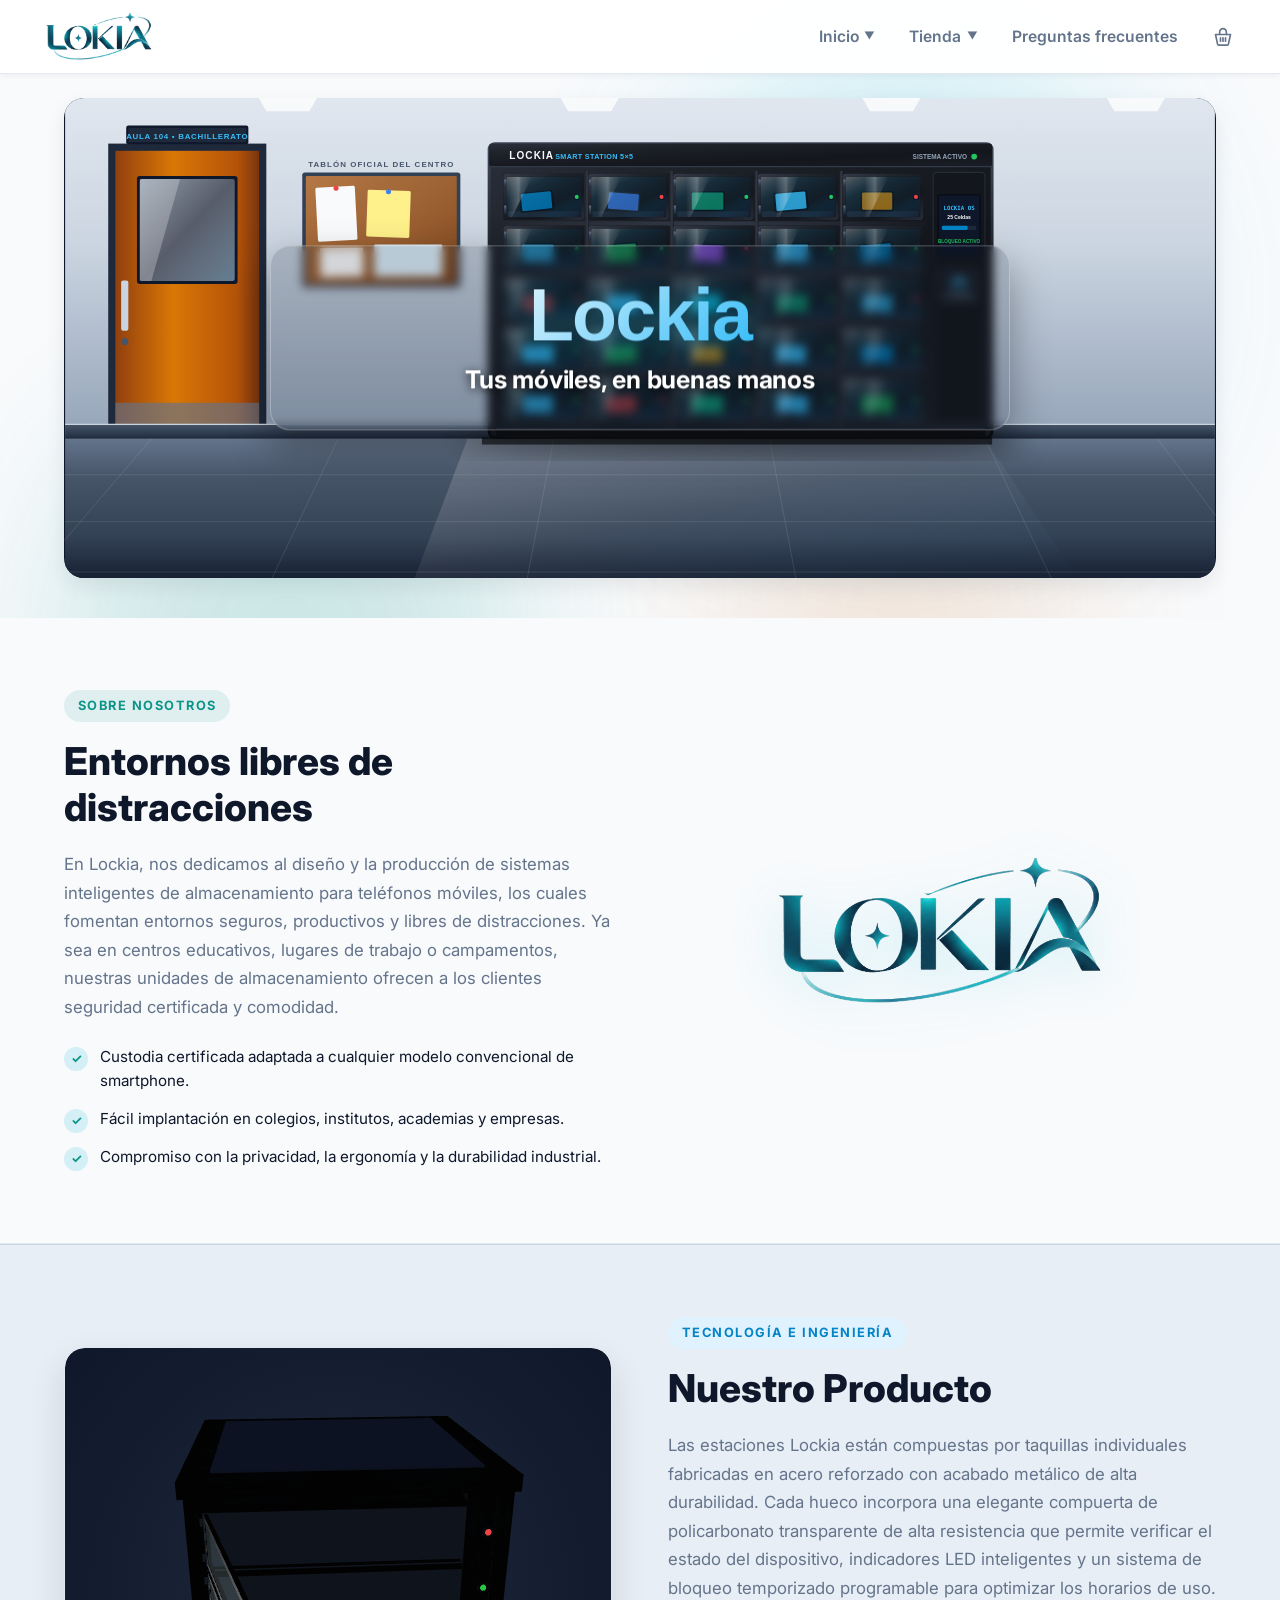
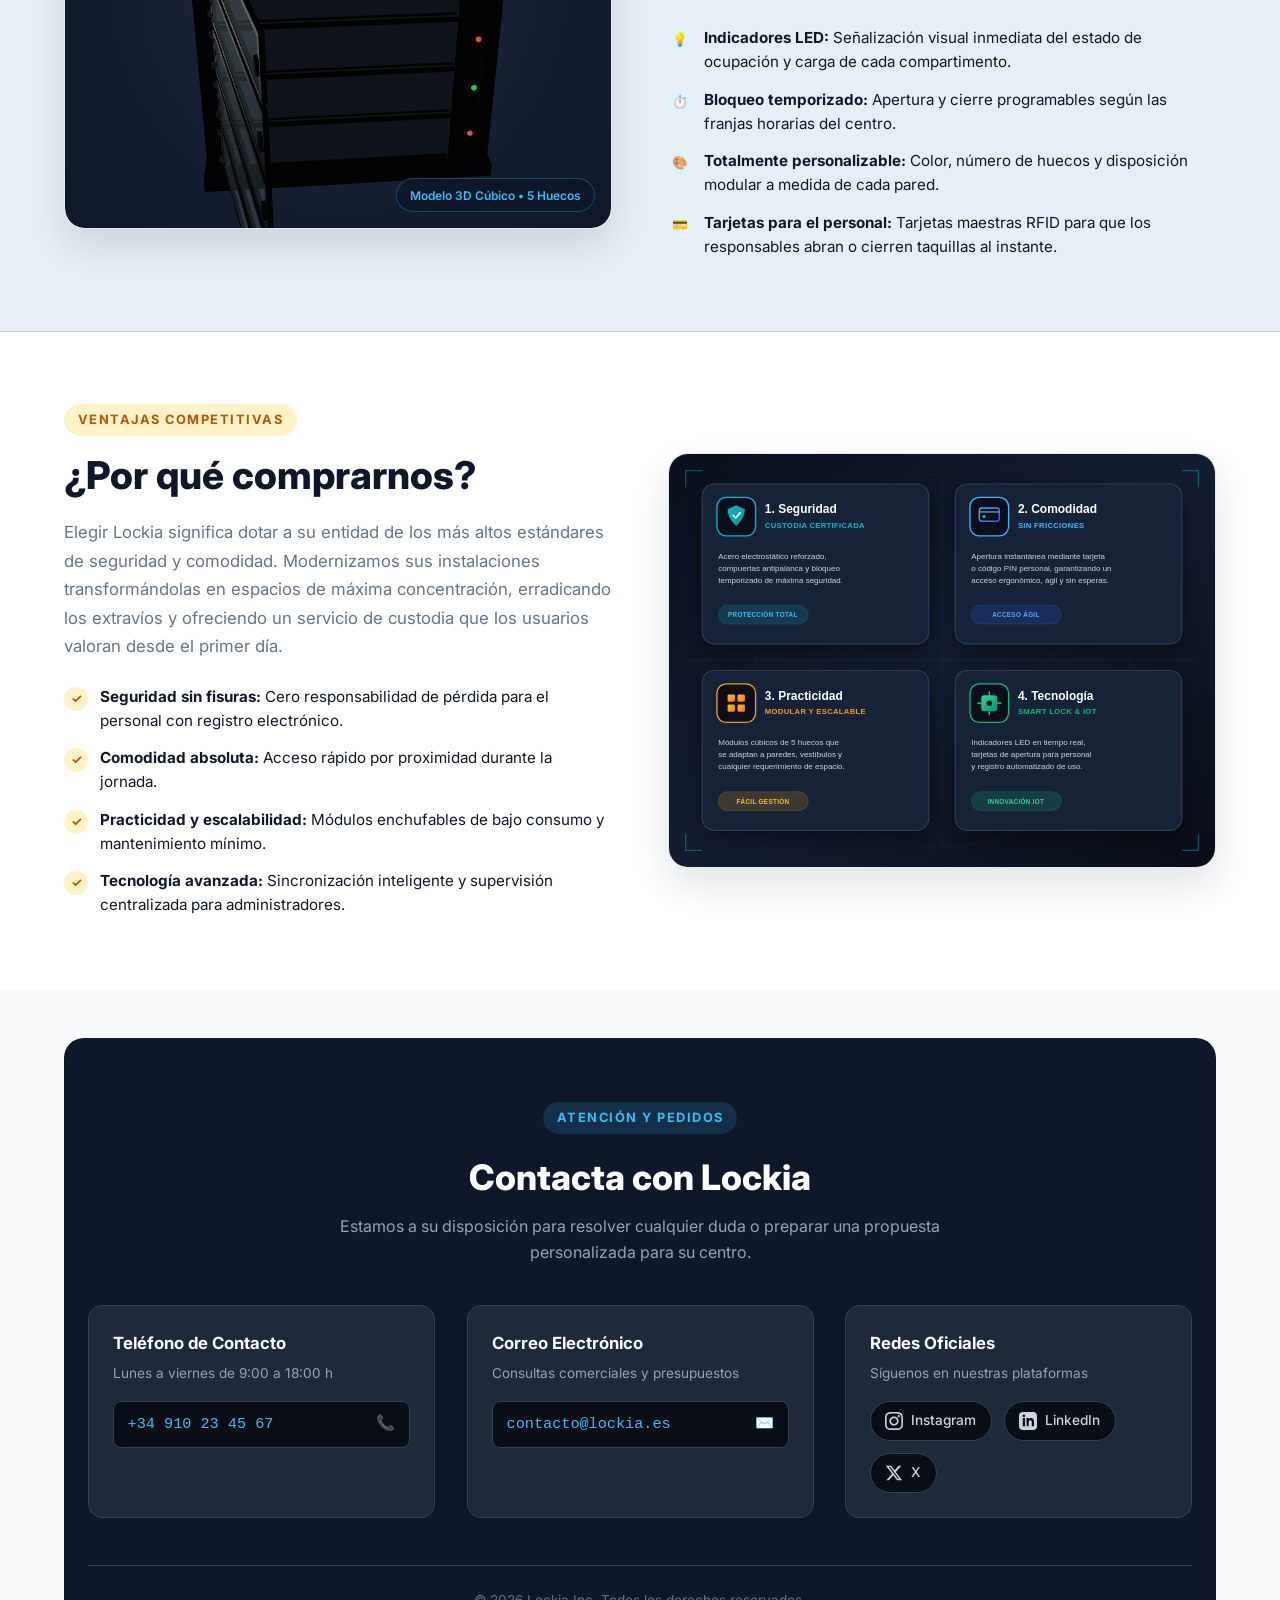
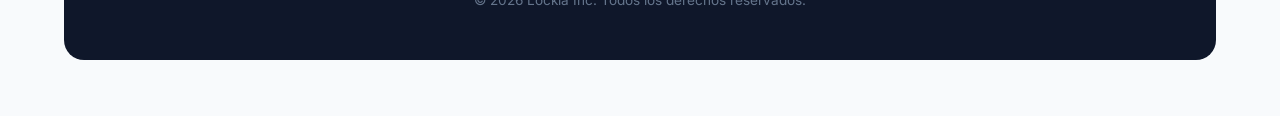
<file: index.html>
<!DOCTYPE html>
<html lang="es">
<head>
  <meta charset="UTF-8">
  <meta name="viewport" content="width=device-width, initial-scale=1.0">
  <title>Lockia — Taquillas Inteligentes para Teléfonos Móviles</title>
  <meta name="description" content="Lockia diseña y produce sistemas inteligentes de almacenamiento y custodia para teléfonos móviles en centros educativos, empresas y campamentos.">

  <!-- Google Fonts: Inter -->
  <link rel="preconnect" href="https://fonts.googleapis.com">
  <link rel="preconnect" href="https://fonts.gstatic.com" crossorigin>
  <link href="https://fonts.googleapis.com/css2?family=Inter:wght@400;500;600;700;800&display=swap" rel="stylesheet">

  <!-- Estilos principales -->
  <link rel="stylesheet" href="css/style.css">
</head>
<body>

  <!-- =========================================================================
       CABECERA FIJA Y NAVEGACIÓN
       ========================================================================= -->
  <header class="fixed-header">
    <div class="header-inner">
      <!-- Logo arriba a la izquierda: lleva siempre a Inicio (Página 1) -->
      <a href="index.html" class="brand-logo" title="Lockia - Ir a Inicio">
        <img src="assets/logo.svg" alt="Lockia Taquillas Inteligentes Logo">
      </a>

      <!-- Barra de navegación con 4 entradas visibles en este orden -->
      <nav class="main-nav">
        <!-- 1. Inicio (con desplegable al pasar el ratón) -->
        <div class="nav-item">
          <a href="index.html" class="nav-link active">
            <span>Inicio</span>
            <span class="dropdown-arrow">▼</span>
          </a>
          <div class="dropdown-menu">
            <a href="#sobre-nosotros" class="dropdown-link">Sobre nosotros</a>
            <a href="#nuestro-producto" class="dropdown-link">Nuestro producto</a>
            <a href="#por-que-comprarnos" class="dropdown-link">¿Por qué comprarnos?</a>
            <a href="#contacto" class="dropdown-link">Contactos</a>
          </div>
        </div>

        <!-- 2. Tienda (con desplegable al pasar el ratón con Taquillas y Mantenimiento) -->
        <div class="nav-item">
          <a href="tienda.html" class="nav-link">
            <span>Tienda</span>
            <span class="dropdown-arrow">▼</span>
          </a>
          <div class="dropdown-menu">
            <a href="taquillas.html" class="dropdown-link">Taquillas</a>
            <a href="mantenimiento.html" class="dropdown-link">Mantenimiento</a>
          </div>
        </div>

        <!-- 3. Preguntas frecuentes -->
        <div class="nav-item">
          <a href="faq.html" class="nav-link">Preguntas frecuentes</a>
        </div>

        <!-- 4. Carrito (sustituido por icono de cesta, sin emojis) -->
        <div class="nav-item">
          <a href="carrito.html" class="nav-link" aria-label="Carrito" title="Carrito">
            <svg class="cart-basket-icon" width="22" height="22" viewBox="0 0 24 24" fill="none" stroke="currentColor" stroke-width="2" stroke-linecap="round" stroke-linejoin="round">
              <path d="m3 9 2.5 11.5a1.5 1.5 0 0 0 1.5 1.2h10a1.5 1.5 0 0 0 1.5-1.2L21 9H3z"/>
              <path d="M8 9V6a4 4 0 0 1 8 0v3"/>
              <line x1="9" y1="13" x2="9" y2="17"/>
              <line x1="12" y1="13" x2="12" y2="17"/>
              <line x1="15" y1="13" x2="15" y2="17"/>
            </svg>
            <span class="cart-count-badge">0</span>
          </a>
        </div>
      </nav>
    </div>
  </header>

  <!-- Fondo ambiental decorativo -->
  <div class="ambient-glow-wrapper">
    <div class="ambient-orb orb-cyan" style="top: 5%; right: 10%;"></div>
    <div class="ambient-orb orb-teal" style="top: 45%; left: 5%;"></div>
    <div class="ambient-orb orb-orange" style="bottom: 15%; right: 15%;"></div>
  </div>

  <!-- =========================================================================
       CONTENIDO PRINCIPAL - PÁGINA 1: INICIO
       ========================================================================= -->
  <main class="home-main-wrapper" style="position: relative; z-index: 1;">

    <div class="home-container">
      <!-- Imagen principal realista sin filtro blanco y textos superpuestos -->
      <div class="hero-banner-section animate-section">
        <img src="assets/hero-banner.svg" alt="Lockia - Tus móviles, en buenas manos" class="hero-banner-image">
        <div class="hero-banner-content">
          <h1 class="hero-banner-title settle-text settle-delay-1">Lockia</h1>
          <p class="hero-banner-slogan settle-text settle-delay-2">Tus móviles, en buenas manos</p>
        </div>
      </div>
    </div>

    <!-- -----------------------------------------------------------------------
         PUNTO 1: SOBRE NOSOTROS
         ----------------------------------------------------------------------- -->
    <section class="home-section animate-section" id="sobre-nosotros">
      <div class="home-container">
        <div class="story-grid">
          <!-- Texto explicativo -->
          <div class="story-text-col">
            <span class="section-pill-tag settle-text">Sobre Nosotros</span>
            <h2 class="section-heading settle-text settle-delay-1">Entornos libres de distracciones</h2>
            <p class="section-text settle-text settle-delay-2">
              En Lockia, nos dedicamos al diseño y la producción de sistemas inteligentes de almacenamiento para teléfonos móviles, los cuales fomentan entornos seguros, productivos y libres de distracciones. Ya sea en centros educativos, lugares de trabajo o campamentos, nuestras unidades de almacenamiento ofrecen a los clientes seguridad certificada y comodidad.
            </p>

            <div class="feature-bullets-list">
              <div class="bullet-item settle-text settle-delay-3">
                <span class="bullet-icon">✓</span>
                <span>Custodia certificada adaptada a cualquier modelo convencional de smartphone.</span>
              </div>
              <div class="bullet-item settle-text settle-delay-4">
                <span class="bullet-icon">✓</span>
                <span>Fácil implantación en colegios, institutos, academias y empresas.</span>
              </div>
              <div class="bullet-item settle-text settle-delay-5">
                <span class="bullet-icon">✓</span>
                <span>Compromiso con la privacidad, la ergonomía y la durabilidad industrial.</span>
              </div>
            </div>
          </div>

          <!-- Imagen Punto 1: Sustituida por el logo de Lockia -->
          <div class="visual-frame about-logo-frame">
            <img src="assets/logo.svg" alt="Lockia - Logo oficial" class="about-lockia-logo" loading="lazy">
          </div>
        </div>
      </div>
    </section>

    <!-- -----------------------------------------------------------------------
         PUNTO 2: NUESTRO PRODUCTO (FONDO MÁS OSCURO DE LADO A LADO)
         ----------------------------------------------------------------------- -->
    <section class="home-section animate-section" id="nuestro-producto">
      <div class="home-container">
        <div class="story-grid reverse">
          <!-- Texto descriptivo con las características requeridas -->
          <div class="story-text-col">
            <span class="section-pill-tag settle-text" style="color: #0284c7; background: #e0f2fe;">Tecnología e Ingeniería</span>
            <h2 class="section-heading settle-text settle-delay-1">Nuestro Producto</h2>
            <p class="section-text settle-text settle-delay-2">
              Las estaciones Lockia están compuestas por taquillas individuales fabricadas en acero reforzado con acabado metálico de alta durabilidad. Cada hueco incorpora una elegante compuerta de policarbonato transparente de alta resistencia que permite verificar el estado del dispositivo, indicadores LED inteligentes y un sistema de bloqueo temporizado programable para optimizar los horarios de uso.
            </p>

            <div class="feature-bullets-list">
              <div class="bullet-item settle-text settle-delay-3">
                <span class="bullet-icon" style="background:#e0f2fe; color:#0284c7;">💡</span>
                <span><strong>Indicadores LED:</strong> Señalización visual inmediata del estado de ocupación y carga de cada compartimento.</span>
              </div>
              <div class="bullet-item settle-text settle-delay-4">
                <span class="bullet-icon" style="background:#e0f2fe; color:#0284c7;">⏱️</span>
                <span><strong>Bloqueo temporizado:</strong> Apertura y cierre programables según las franjas horarias del centro.</span>
              </div>
              <div class="bullet-item settle-text settle-delay-5">
                <span class="bullet-icon" style="background:#e0f2fe; color:#0284c7;">🎨</span>
                <span><strong>Totalmente personalizable:</strong> Color, número de huecos y disposición modular a medida de cada pared.</span>
              </div>
              <div class="bullet-item settle-text settle-delay-5">
                <span class="bullet-icon" style="background:#e0f2fe; color:#0284c7;">💳</span>
                <span><strong>Tarjetas para el personal:</strong> Tarjetas maestras RFID para que los responsables abran o cierren taquillas al instante.</span>
              </div>
            </div>
          </div>

          <!-- Imagen Punto 2: Modelo 3D de la taquilla -->
          <div class="visual-frame">
            <div id="heroLocker3d" class="locker-3d-box">
              <!-- Three.js Canvas se inserta dinámicamente aquí -->
            </div>
            <div class="badge-3d-info">Modelo 3D Cúbico • 5 Huecos</div>
          </div>
        </div>
      </div>
    </section>

    <!-- -----------------------------------------------------------------------
         PUNTO 3: POR QUÉ COMPRARNOS (FONDO BLANCO DIFERENCIADO, SIN EMOJIS)
         ----------------------------------------------------------------------- -->
    <section class="home-section animate-section" id="por-que-comprarnos">
      <div class="home-container">
        <div class="story-grid">
          <!-- Texto explicativo -->
          <div class="story-text-col">
            <span class="section-pill-tag settle-text" style="color: #b45309; background: #fef3c7;">Ventajas Competitivas</span>
            <h2 class="section-heading settle-text settle-delay-1">¿Por qué comprarnos?</h2>
            <p class="section-text settle-text settle-delay-2">
              Elegir Lockia significa dotar a su entidad de los más altos estándares de seguridad y comodidad. Modernizamos sus instalaciones transformándolas en espacios de máxima concentración, erradicando los extravíos y ofreciendo un servicio de custodia que los usuarios valoran desde el primer día.
            </p>

            <div class="feature-bullets-list">
              <div class="bullet-item settle-text settle-delay-3">
                <span class="bullet-icon" style="background:#fef3c7; color:#b45309;">✓</span>
                <span><strong>Seguridad sin fisuras:</strong> Cero responsabilidad de pérdida para el personal con registro electrónico.</span>
              </div>
              <div class="bullet-item settle-text settle-delay-4">
                <span class="bullet-icon" style="background:#fef3c7; color:#b45309;">✓</span>
                <span><strong>Comodidad absoluta:</strong> Acceso rápido por proximidad durante la jornada.</span>
              </div>
              <div class="bullet-item settle-text settle-delay-5">
                <span class="bullet-icon" style="background:#fef3c7; color:#b45309;">✓</span>
                <span><strong>Practicidad y escalabilidad:</strong> Módulos enchufables de bajo consumo y mantenimiento mínimo.</span>
              </div>
              <div class="bullet-item settle-text settle-delay-5">
                <span class="bullet-icon" style="background:#fef3c7; color:#b45309;">✓</span>
                <span><strong>Tecnología avanzada:</strong> Sincronización inteligente y supervisión centralizada para administradores.</span>
              </div>
            </div>
          </div>

          <!-- Imagen Punto 3: Cuatro símbolos que representan seguridad, comodidad, practicidad y tecnología avanzada -->
          <div class="visual-frame">
            <img src="assets/symbols-four.svg" alt="4 Símbolos: Seguridad, Comodidad, Practicidad y Tecnología Avanzada" loading="lazy">
          </div>
        </div>
      </div>
    </section>

    <!-- -----------------------------------------------------------------------
         SECCIÓN DE CONTACTO AL FINAL DE LA PÁGINA
         ----------------------------------------------------------------------- -->
    <div class="home-container">
      <section class="contact-section-footer animate-section" id="contacto">
        <div style="text-align: center; max-width: 650px; margin: 0 auto;">
          <span class="section-pill-tag settle-text" style="background: rgba(56, 189, 248, 0.15); color: #38bdf8;">Atención y Pedidos</span>
          <h2 class="settle-text settle-delay-1" style="font-size: 2.2rem; font-weight: 800; margin-bottom: 0.5rem;">Contacta con Lockia</h2>
          <p class="settle-text settle-delay-2" style="color: #94a3b8; font-size: 1rem;">
            Estamos a su disposición para resolver cualquier duda o preparar una propuesta personalizada para su centro.
          </p>
        </div>

        <div class="contact-grid">
          <!-- Teléfono con prefijo +34 -->
          <div class="contact-card settle-text settle-delay-3">
            <h4>Teléfono de Contacto</h4>
            <p>Lunes a viernes de 9:00 a 18:00 h</p>
            <div class="contact-link-box">
              <a href="tel:+34910234567" style="color: #38bdf8;">+34 910 23 45 67</a>
              <span>📞</span>
            </div>
          </div>

          <!-- Correo electrónico -->
          <div class="contact-card settle-text settle-delay-4">
            <h4>Correo Electrónico</h4>
            <p>Consultas comerciales y presupuestos</p>
            <div class="contact-link-box">
              <a href="mailto:contacto@lockia.es" style="color: #38bdf8;">contacto@lockia.es</a>
              <span>✉️</span>
            </div>
          </div>

          <!-- Redes sociales con logotipos oficiales (sin Facebook) -->
          <div class="contact-card settle-text settle-delay-5">
            <h4>Redes Oficiales</h4>
            <p>Síguenos en nuestras plataformas</p>
            <div class="social-icons-row">
              <!-- Instagram oficial -->
              <a href="https://instagram.com/lockiaofficial" target="_blank" rel="noopener noreferrer" class="official-social-btn" title="Instagram de Lockia">
                <svg viewBox="0 0 24 24"><path d="M12 2.163c3.204 0 3.584.012 4.85.07 3.252.148 4.771 1.691 4.919 4.919.058 1.265.069 1.645.069 4.849 0 3.205-.012 3.584-.069 4.849-.149 3.225-1.664 4.771-4.919 4.919-1.266.058-1.644.07-4.85.07-3.204 0-3.584-.012-4.849-.07-3.26-.149-4.771-1.699-4.919-4.92-.058-1.265-.07-1.644-.07-4.849 0-3.204.013-3.583.07-4.849.149-3.227 1.664-4.771 4.919-4.919 1.266-.057 1.645-.069 4.849-.069zm0-2.163c-3.259 0-3.667.014-4.947.072-4.358.2-6.78 2.618-6.98 6.98-.059 1.281-.073 1.689-.073 4.948 0 3.259.014 3.668.072 4.948.2 4.358 2.618 6.78 6.98 6.98 1.281.058 1.689.072 4.948.072 3.259 0 3.668-.014 4.948-.072 4.354-.2 6.782-2.618 6.979-6.98.059-1.28.073-1.689.073-4.948 0-3.259-.014-3.667-.072-4.947-.196-4.354-2.617-6.78-6.979-6.98-1.281-.059-1.69-.073-4.949-.073zm0 5.838c-3.403 0-6.162 2.759-6.162 6.162s2.759 6.163 6.162 6.163 6.162-2.759 6.162-6.163c0-3.403-2.759-6.162-6.162-6.162zm0 10.162c-2.209 0-4-1.79-4-4 0-2.209 1.791-4 4-4s4 1.791 4 4c0 2.21-1.791 4-4 4zm6.406-11.845c-.796 0-1.441.645-1.441 1.44s.645 1.44 1.441 1.44c.795 0 1.439-.645 1.439-1.44s-.644-1.44-1.439-1.44z"/></svg>
                <span>Instagram</span>
              </a>

              <!-- LinkedIn oficial -->
              <a href="https://linkedin.com/company/lockia" target="_blank" rel="noopener noreferrer" class="official-social-btn" title="LinkedIn de Lockia">
                <svg viewBox="0 0 24 24"><path d="M19 0h-14c-2.761 0-5 2.239-5 5v14c0 2.761 2.239 5 5 5h14c2.762 0 5-2.239 5-5v-14c0-2.761-2.238-5-5-5zm-11 19h-3v-11h3v11zm-1.5-12.268c-.966 0-1.75-.79-1.75-1.764s.784-1.764 1.75-1.764 1.75.79 1.75 1.764-.783 1.764-1.75 1.764zm13.5 12.268h-3v-5.604c0-3.368-4-3.113-4 0v5.604h-3v-11h3v1.765c1.396-2.586 7-2.777 7 2.476v6.759z"/></svg>
                <span>LinkedIn</span>
              </a>

              <!-- X / Twitter oficial -->
              <a href="https://x.com/lockiatech" target="_blank" rel="noopener noreferrer" class="official-social-btn" title="X (Twitter) de Lockia">
                <svg viewBox="0 0 24 24"><path d="M18.244 2.25h3.308l-7.227 8.26 8.502 11.24H16.17l-5.214-6.817L4.99 21.75H1.68l7.73-8.835L1.254 2.25H8.08l4.713 6.231zm-1.161 17.52h1.833L7.084 4.126H5.117z"/></svg>
                <span>X</span>
              </a>
            </div>
          </div>
        </div>

        <div style="text-align: center; margin-top: 3rem; border-top: 1px solid #334155; padding-top: 1.5rem; font-size: 0.85rem; color: #64748b;">
          &copy; 2026 Lockia Inc. Todos los derechos reservados.
        </div>
      </section>
    </div>

  </main>

  <!-- Bibliotecas y scripts -->
  <script src="js/three.min.js"></script>
  <script src="js/locker3d.js"></script>
  <script src="js/cart.js"></script>
  <script src="js/main.js"></script>
  <script>
    // Iniciar modelo 3D con ciclo de giro y compuertas animadas
    document.addEventListener('DOMContentLoaded', () => {
      if (typeof window.initLocker3DHero === 'function') {
        window.initLocker3DHero('heroLocker3d');
      }
    });
  </script>
</body>
</html>
</file>
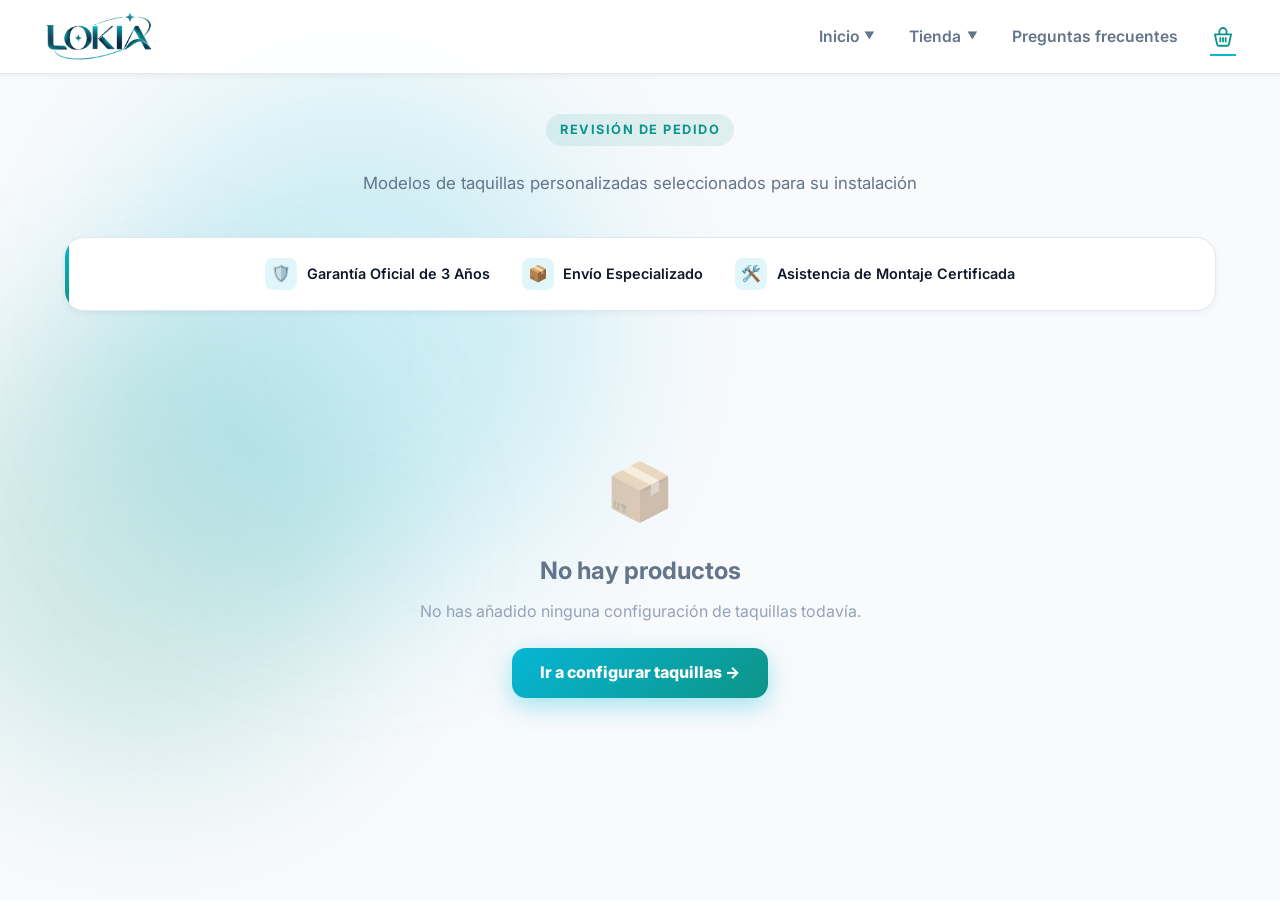
<file: carrito.html>
<!DOCTYPE html>
<html lang="es">
<head>
  <meta charset="UTF-8">
  <meta name="viewport" content="width=device-width, initial-scale=1.0">
  <title>Carrito de la compra — Lockia</title>
  <meta name="description" content="Revise los pedidos de taquillas inteligentes configuradas en su carrito de compra de Lockia.">

  <!-- Google Fonts: Inter -->
  <link rel="preconnect" href="https://fonts.googleapis.com">
  <link rel="preconnect" href="https://fonts.gstatic.com" crossorigin>
  <link href="https://fonts.googleapis.com/css2?family=Inter:wght@400;500;600;700;800&display=swap" rel="stylesheet">

  <!-- Estilos -->
  <link rel="stylesheet" href="css/style.css">
</head>
<body>

  <!-- =========================================================================
       CABECERA FIJA Y NAVEGACIÓN
       ========================================================================= -->
  <header class="fixed-header">
    <div class="header-inner">
      <a href="index.html" class="brand-logo" title="Lockia - Ir a Inicio">
        <img src="assets/logo.svg" alt="Lockia Taquillas Inteligentes Logo">
      </a>

      <nav class="main-nav">
        <!-- 1. Inicio -->
        <div class="nav-item">
          <a href="index.html" class="nav-link">
            <span>Inicio</span>
            <span class="dropdown-arrow">▼</span>
          </a>
          <div class="dropdown-menu">
            <a href="index.html#sobre-nosotros" class="dropdown-link">Sobre nosotros</a>
            <a href="index.html#nuestro-producto" class="dropdown-link">Nuestro producto</a>
            <a href="index.html#por-que-comprarnos" class="dropdown-link">¿Por qué comprarnos?</a>
            <a href="index.html#contacto" class="dropdown-link">Contactos</a>
          </div>
        </div>

        <!-- 2. Tienda -->
        <div class="nav-item">
          <a href="tienda.html" class="nav-link">
            <span>Tienda</span>
            <span class="dropdown-arrow">▼</span>
          </a>
          <div class="dropdown-menu">
            <a href="taquillas.html" class="dropdown-link">Taquillas</a>
            <a href="mantenimiento.html" class="dropdown-link">Mantenimiento</a>
          </div>
        </div>

        <!-- 3. Preguntas frecuentes -->
        <div class="nav-item">
          <a href="faq.html" class="nav-link">Preguntas frecuentes</a>
        </div>

        <!-- 4. Carrito (Activo, icono de cesta) -->
        <div class="nav-item">
          <a href="carrito.html" class="nav-link active" aria-label="Carrito" title="Carrito">
            <svg class="cart-basket-icon" width="22" height="22" viewBox="0 0 24 24" fill="none" stroke="currentColor" stroke-width="2" stroke-linecap="round" stroke-linejoin="round">
              <path d="m3 9 2.5 11.5a1.5 1.5 0 0 0 1.5 1.2h10a1.5 1.5 0 0 0 1.5-1.2L21 9H3z"/>
              <path d="M8 9V6a4 4 0 0 1 8 0v3"/>
              <line x1="9" y1="13" x2="9" y2="17"/>
              <line x1="12" y1="13" x2="12" y2="17"/>
              <line x1="15" y1="13" x2="15" y2="17"/>
            </svg>
            <span class="cart-count-badge">0</span>
          </a>
        </div>
      </nav>
    </div>
  </header>

  <!-- Fondo ambiental decorativo -->
  <div class="ambient-glow-wrapper">
    <div class="ambient-orb orb-cyan" style="top: 10%; left: 8%;"></div>
    <div class="ambient-orb orb-teal" style="bottom: 15%; right: 10%;"></div>
  </div>

  <!-- =========================================================================
       PÁGINA 6: CARRITO DE COMPRA
       ========================================================================= -->
  <main class="page-container" style="position: relative; z-index: 1;">

    <div class="page-title-header">
      <span class="section-pill-tag">Revisión de Pedido</span>
      <p class="page-subtitle">Modelos de taquillas personalizadas seleccionados para su instalación</p>
    </div>

    <!-- Cinta de confianza y garantías -->
    <div class="trust-ribbon">
      <div class="trust-item">
        <span class="trust-item-icon">🛡️</span>
        <span>Garantía Oficial de 3 Años</span>
      </div>
      <div class="trust-item">
        <span class="trust-item-icon">📦</span>
        <span>Envío Especializado</span>
      </div>
      <div class="trust-item">
        <span class="trust-item-icon">🛠️</span>
        <span>Asistencia de Montaje Certificada</span>
      </div>
    </div>

    <!-- Mensaje cuando el carrito está vacío: "No hay productos" centrado -->
    <div id="cartEmptyMessage" class="cart-empty-message" style="display: none;">
      <div style="font-size: 3.5rem; margin-bottom: 1rem; opacity: 0.4;">📦</div>
      <div>No hay productos</div>
      <p style="font-size: 1rem; color: var(--text-light); font-weight: normal; margin-top: 0.5rem;">
        No has añadido ninguna configuración de taquillas todavía.
      </p>
      <a href="taquillas.html" class="btn-buy-action" style="display: inline-flex; margin-top: 1.5rem; font-size: 1rem; padding: 0.75rem 1.75rem;">
        Ir a configurar taquillas →
      </a>
    </div>

    <!-- Contenedor de la tabla de taquillas (se muestra si hay productos) -->
    <div id="cartTableContainer" class="cart-table-wrapper" style="display: none;">
      <table class="cart-table">
        <thead>
          <tr>
            <th style="width: 48px;"></th>
            <th>Color</th>
            <th>Nº de huecos</th>
            <th>Cantidad</th>
            <th>Distribución</th>
          </tr>
        </thead>
        <tbody id="cartTableBody">
          <!-- Filas generadas dinámicamente por cart-page.js -->
        </tbody>
      </table>
    </div>

    <!-- Resumen y tramitación del pedido -->
    <div id="cartSummaryWrapper" class="cart-summary-card" style="display: none;">
      <div class="cart-summary-line">
        <span>Total de huecos contratados:</span>
        <strong id="totalHuecosSpan">0</strong>
      </div>
      <div class="cart-summary-line">
        <span>Instalaciones totales:</span>
        <strong id="totalInstallationsSpan">0</strong>
      </div>
      <!-- Botón Pagar que lleva a la nueva página de checkout y facturación -->
      <a href="checkout.html" class="btn-checkout-action" id="btnCartProceedPay" style="display: block; text-align: center; text-decoration: none;">
        Pagar
      </a>
      <div style="text-align: center; margin-top: 0.75rem;">
        <a href="taquillas.html" style="font-size: 0.85rem; color: var(--text-muted); text-decoration: underline;">
          + Configurar otra instalación
        </a>
      </div>
    </div>

  </main>

  <script src="js/cart.js"></script>
  <script src="js/cart-page.js"></script>
</body>
</html>
</file>
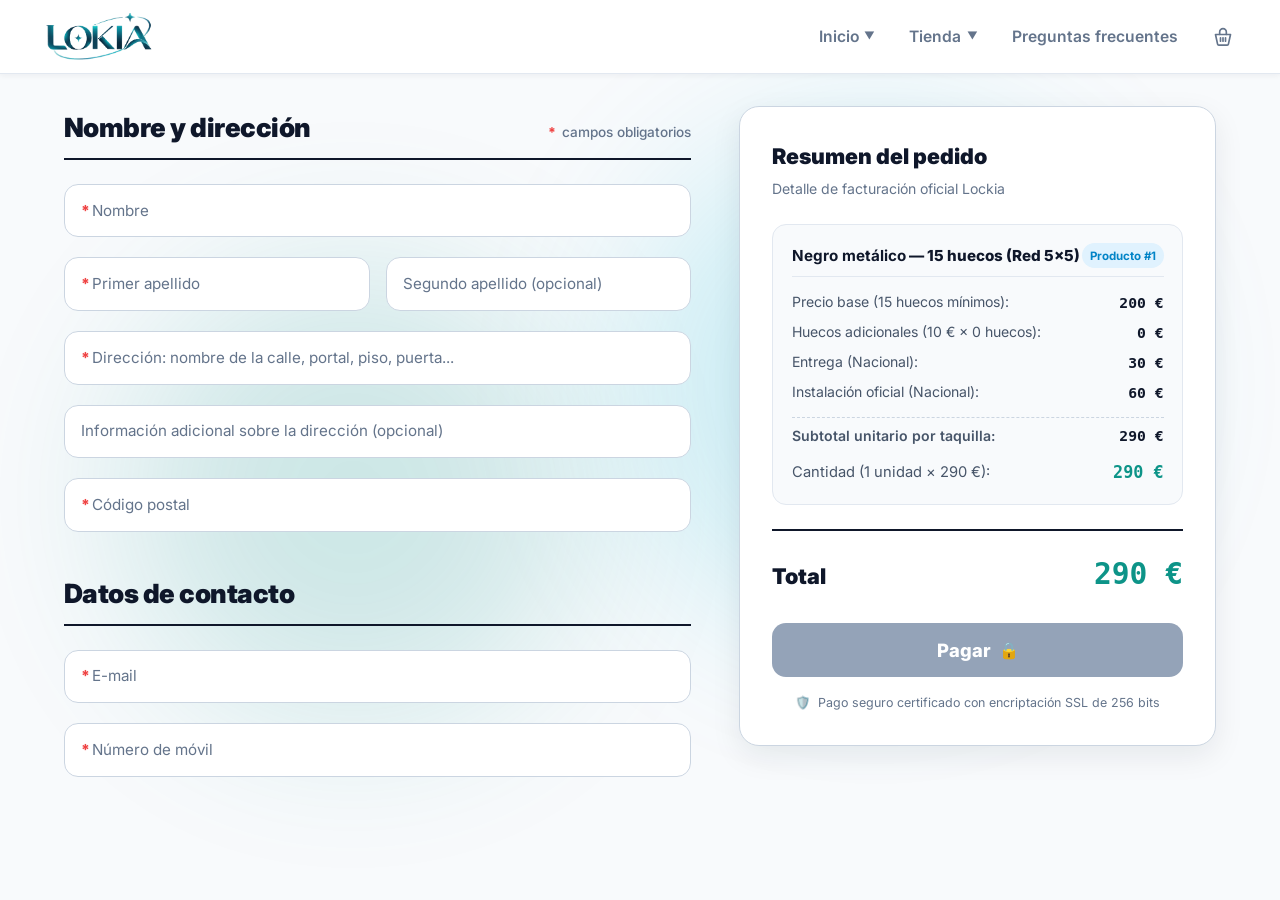
<file: checkout.html>
<!DOCTYPE html>
<html lang="es">
<head>
  <meta charset="UTF-8">
  <meta name="viewport" content="width=device-width, initial-scale=1.0">
  <title>Lockia — Facturación y Pago</title>
  <meta name="description" content="Finalización de compra y facturación para taquillas inteligentes Lockia.">

  <!-- Google Fonts: Inter -->
  <link rel="preconnect" href="https://fonts.googleapis.com">
  <link rel="preconnect" href="https://fonts.gstatic.com" crossorigin>
  <link href="https://fonts.googleapis.com/css2?family=Inter:wght@400;500;600;700;800&display=swap" rel="stylesheet">

  <!-- Estilos principales -->
  <link rel="stylesheet" href="css/style.css">
</head>
<body>

  <!-- Cabecera fija Lockia -->
  <header class="fixed-header">
    <div class="header-inner">
      <a href="index.html" class="brand-logo" title="Lockia - Ir a Inicio">
        <img src="assets/logo.svg" alt="Lockia Taquillas Inteligentes Logo">
      </a>

      <nav class="main-nav">
        <!-- 1. Inicio -->
        <div class="nav-item">
          <a href="index.html" class="nav-link">
            <span>Inicio</span>
            <span class="dropdown-arrow">▼</span>
          </a>
          <div class="dropdown-menu">
            <a href="index.html#sobre-nosotros" class="dropdown-link">Sobre nosotros</a>
            <a href="index.html#nuestro-producto" class="dropdown-link">Nuestro producto</a>
            <a href="index.html#por-que-comprarnos" class="dropdown-link">¿Por qué comprarnos?</a>
            <a href="index.html#contacto" class="dropdown-link">Contactos</a>
          </div>
        </div>

        <!-- 2. Tienda -->
        <div class="nav-item">
          <a href="tienda.html" class="nav-link">
            <span>Tienda</span>
            <span class="dropdown-arrow">▼</span>
          </a>
          <div class="dropdown-menu">
            <a href="taquillas.html" class="dropdown-link">Taquillas</a>
            <a href="mantenimiento.html" class="dropdown-link">Mantenimiento</a>
          </div>
        </div>

        <!-- 3. Preguntas frecuentes -->
        <div class="nav-item">
          <a href="faq.html" class="nav-link">Preguntas frecuentes</a>
        </div>

        <!-- 4. Carrito -->
        <div class="nav-item">
          <a href="carrito.html" class="nav-link" aria-label="Carrito" title="Carrito">
            <svg class="cart-basket-icon" width="22" height="22" viewBox="0 0 24 24" fill="none" stroke="currentColor" stroke-width="2" stroke-linecap="round" stroke-linejoin="round">
              <path d="m3 9 2.5 11.5a1.5 1.5 0 0 0 1.5 1.2h10a1.5 1.5 0 0 0 1.5-1.2L21 9H3z"/>
              <path d="M8 9V6a4 4 0 0 1 8 0v3"/>
              <line x1="9" y1="13" x2="9" y2="17"/>
              <line x1="12" y1="13" x2="12" y2="17"/>
              <line x1="15" y1="13" x2="15" y2="17"/>
            </svg>
            <span class="cart-count-badge">0</span>
          </a>
        </div>
      </nav>
    </div>
  </header>

  <!-- Fondo ambiental decorativo -->
  <div class="ambient-glow-wrapper">
    <div class="ambient-orb orb-cyan" style="top: 15%; right: 12%;"></div>
    <div class="ambient-orb orb-teal" style="bottom: 20%; left: 10%;"></div>
  </div>

  <!-- =========================================================================
       PÁGINA DE CHECKOUT / FACTURACIÓN Y PAGO (SIN TÍTULO DE PÁGINA)
       ========================================================================= -->
  <main class="page-container checkout-page-main" style="position: relative; z-index: 1;">

    <div class="checkout-grid-container">

      <!-- COLUMNA IZQUIERDA: FORMULARIO DE FACTURACIÓN -->
      <section class="checkout-form-column" aria-labelledby="headingNombreDireccion">
        
        <!-- ENCABEZADO 1: NOMBRE Y DIRECCIÓN (GRANDE Y EN NEGRITA) + LEYENDA CAMPOS OBLIGATORIOS -->
        <div class="checkout-heading-row">
          <h2 id="headingNombreDireccion" class="checkout-section-heading">Nombre y dirección</h2>
          <span class="required-legend-note">
            <span class="asterisk-red">*</span> campos obligatorios
          </span>
        </div>

        <div class="checkout-fields-stack">
          <!-- 1. Nombre -->
          <div class="field-float-wrap">
            <input type="text" id="checkoutNombre" class="field-float-input" placeholder=" " required autocomplete="given-name">
            <label for="checkoutNombre" class="field-float-label">
              <span class="asterisk-red">*</span> Nombre
            </label>
          </div>

          <!-- 2. Primer apellido + Segundo apellido (en la misma fila) -->
          <div class="fields-two-cols-row">
            <!-- Primer apellido -->
            <div class="field-float-wrap">
              <input type="text" id="checkoutPrimerApellido" class="field-float-input" placeholder=" " required autocomplete="family-name">
              <label for="checkoutPrimerApellido" class="field-float-label">
                <span class="asterisk-red">*</span> Primer apellido
              </label>
            </div>

            <!-- Segundo apellido (opcional) -->
            <div class="field-float-wrap">
              <input type="text" id="checkoutSegundoApellido" class="field-float-input" placeholder=" " autocomplete="additional-name">
              <label for="checkoutSegundoApellido" class="field-float-label">
                Segundo apellido (opcional)
              </label>
            </div>
          </div>

          <!-- 3. Dirección: nombre de la calle, portal, piso, puerta... -->
          <div class="field-float-wrap">
            <input type="text" id="checkoutDireccion" class="field-float-input" placeholder=" " required autocomplete="street-address">
            <label for="checkoutDireccion" class="field-float-label">
              <span class="asterisk-red">*</span> Dirección: nombre de la calle, portal, piso, puerta...
            </label>
          </div>

          <!-- 4. Información adicional sobre la dirección (opcional) -->
          <div class="field-float-wrap">
            <input type="text" id="checkoutDireccionAdicional" class="field-float-input" placeholder=" ">
            <label for="checkoutDireccionAdicional" class="field-float-label">
              Información adicional sobre la dirección (opcional)
            </label>
          </div>

          <!-- 5. Código postal (al rellenar sale provincia y municipio automáticamente) -->
          <div class="field-float-wrap">
            <input type="text" id="checkoutCodigoPostal" class="field-float-input" placeholder=" " required maxlength="5" inputmode="numeric" autocomplete="postal-code">
            <label for="checkoutCodigoPostal" class="field-float-label">
              <span class="asterisk-red">*</span> Código postal
            </label>
          </div>

          <!-- Etiqueta dinámica de provincia y municipio obtenida según el código postal -->
          <div id="postalLookupBadge" class="postal-lookup-badge" style="display: none;">
            <span class="badge-check-icon">✓</span>
            <span id="postalLookupText">Provincia y municipio detectados</span>
          </div>
        </div>

        <!-- ENCABEZADO 2: DATOS DE CONTACTO (GRANDE Y EN NEGRITA) -->
        <div class="checkout-heading-row" style="margin-top: 2.5rem;">
          <h2 class="checkout-section-heading">Datos de contacto</h2>
        </div>

        <div class="checkout-fields-stack">
          <!-- 6. E-mail (solo acepta correos válidos) -->
          <div class="field-float-wrap">
            <input type="email" id="checkoutEmail" class="field-float-input" placeholder=" " required autocomplete="email">
            <label for="checkoutEmail" class="field-float-label">
              <span class="asterisk-red">*</span> E-mail
            </label>
          </div>
          <span id="emailErrorMsg" class="field-validation-error" style="display: none;">Por favor, introduzca una dirección de correo electrónico válida (ej: contacto@empresa.es)</span>

          <!-- 7. Número de móvil (solo acepta números válidos) -->
          <div class="field-float-wrap">
            <input type="tel" id="checkoutTelefono" class="field-float-input" placeholder=" " required maxlength="15" inputmode="tel" autocomplete="tel">
            <label for="checkoutTelefono" class="field-float-label">
              <span class="asterisk-red">*</span> Número de móvil
            </label>
          </div>
          <span id="phoneErrorMsg" class="field-validation-error" style="display: none;">Por favor, introduzca un número de teléfono móvil válido (mínimo 9 dígitos)</span>
        </div>

      </section>

      <!-- COLUMNA DERECHA: FACTURA Y RESUMEN DEL PEDIDO -->
      <aside class="checkout-summary-column" aria-label="Resumen de facturación y pedido">
        <div class="checkout-invoice-card">
          <h3 class="invoice-card-title">Resumen del pedido</h3>
          <p class="invoice-card-subtitle">Detalle de facturación oficial Lockia</p>

          <!-- Contenedor dinámico donde se generan los productos desglosados -->
          <div id="checkoutInvoiceItemsContainer" class="checkout-invoice-items">
            <!-- Rellenado por js/checkout.js -->
          </div>

          <!-- Línea separadora final y Total -->
          <div class="checkout-invoice-total-section">
            <div class="invoice-final-row">
              <span class="invoice-final-label">Total</span>
              <span class="invoice-final-amount" id="checkoutGrandTotal">0 €</span>
            </div>
          </div>

          <!-- Botón de pagar: en gris hasta que todos los campos obligatorios estén válidos -->
          <button type="button" id="btnPayAction" class="btn-pay-action" disabled>
            <span>Pagar</span>
            <span class="pay-lock-icon">🔒</span>
          </button>

          <p class="checkout-secure-notice">
            <span>🛡️</span> Pago seguro certificado con encriptación SSL de 256 bits
          </p>
        </div>
      </aside>

    </div>

  </main>

  <!-- Modal de confirmación de pago completado -->
  <div id="paymentSuccessModal" class="payment-modal-overlay" style="display: none;">
    <div class="payment-modal-card">
      <div class="success-icon-halo">✓</div>
      <h3 style="font-size: 1.6rem; font-weight: 800; color: #0f172a; margin-bottom: 0.5rem;">¡Pago procesado con éxito!</h3>
      <p style="color: #475569; font-size: 0.95rem; line-height: 1.5; margin-bottom: 1.25rem;">
        Hemos recibido su solicitud y factura formal correctamente. Se ha remitido el comprobante y los detalles de entrega/instalación al correo electrónico facilitado.
      </p>
      <div id="modalOrderSummaryBox" style="background: #f1f5f9; padding: 1rem; border-radius: 8px; font-size: 0.88rem; margin-bottom: 1.5rem; text-align: left;">
      </div>
      <a href="index.html" class="btn-buy-action" style="display: inline-flex; width: 100%; justify-content: center; text-decoration: none;">
        Volver a la página principal
      </a>
    </div>
  </div>

  <script src="js/cart.js"></script>
  <script src="js/checkout.js"></script>
</body>
</html>
</file>
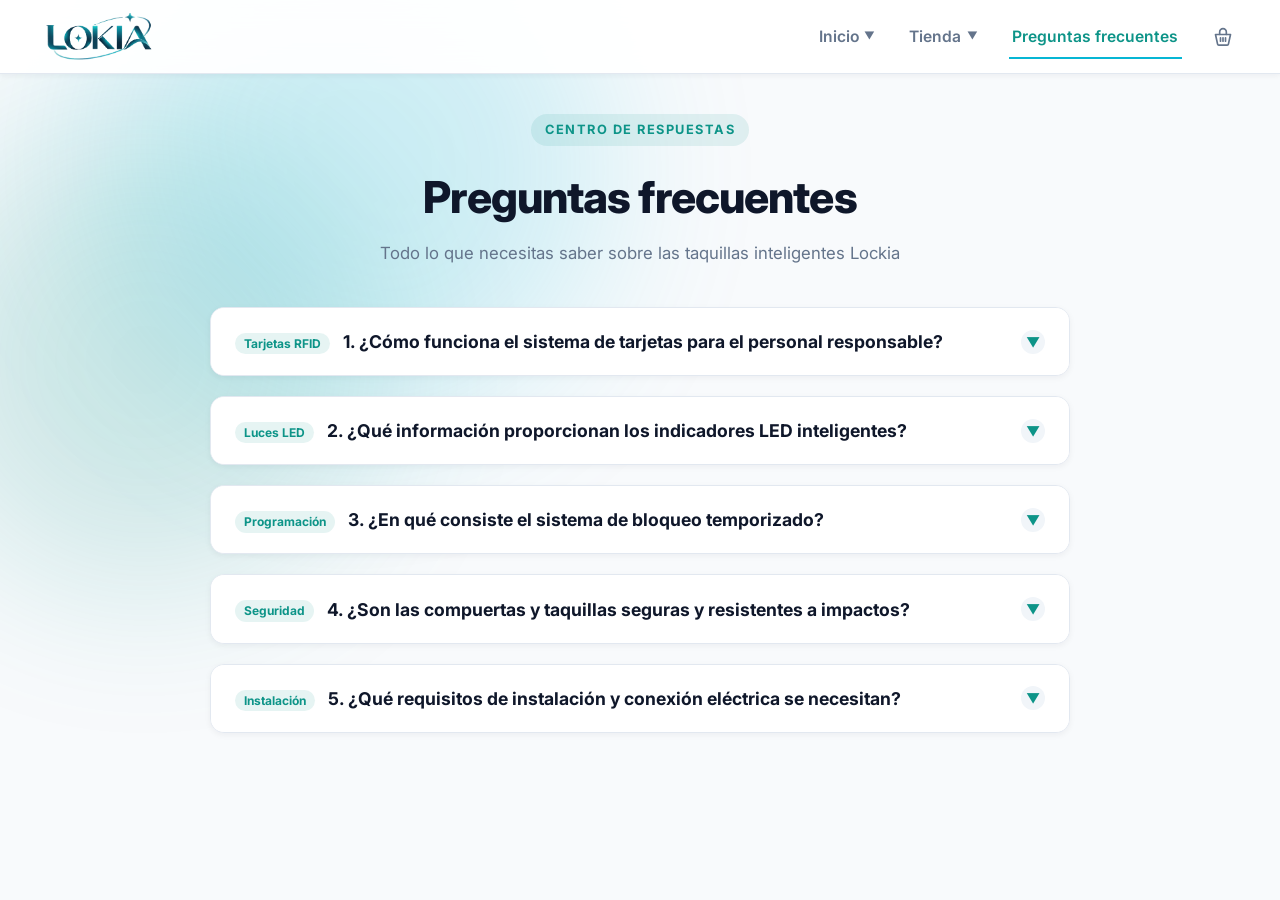
<file: faq.html>
<!DOCTYPE html>
<html lang="es">
<head>
  <meta charset="UTF-8">
  <meta name="viewport" content="width=device-width, initial-scale=1.0">
  <title>Preguntas Frecuentes — Lockia</title>
  <meta name="description" content="Respuestas a las dudas más comunes sobre el uso, la seguridad, la instalación y las características de las taquillas inteligentes Lockia.">

  <!-- Google Fonts: Inter -->
  <link rel="preconnect" href="https://fonts.googleapis.com">
  <link rel="preconnect" href="https://fonts.gstatic.com" crossorigin>
  <link href="https://fonts.googleapis.com/css2?family=Inter:wght@400;500;600;700;800&display=swap" rel="stylesheet">

  <!-- Estilos -->
  <link rel="stylesheet" href="css/style.css">
</head>
<body>

  <!-- =========================================================================
       CABECERA FIJA Y NAVEGACIÓN
       ========================================================================= -->
  <header class="fixed-header">
    <div class="header-inner">
      <a href="index.html" class="brand-logo" title="Lockia - Ir a Inicio">
        <img src="assets/logo.svg" alt="Lockia Taquillas Inteligentes Logo">
      </a>

      <nav class="main-nav">
        <!-- 1. Inicio -->
        <div class="nav-item">
          <a href="index.html" class="nav-link">
            <span>Inicio</span>
            <span class="dropdown-arrow">▼</span>
          </a>
          <div class="dropdown-menu">
            <a href="index.html#sobre-nosotros" class="dropdown-link">Sobre nosotros</a>
            <a href="index.html#nuestro-producto" class="dropdown-link">Nuestro producto</a>
            <a href="index.html#por-que-comprarnos" class="dropdown-link">¿Por qué comprarnos?</a>
            <a href="index.html#contacto" class="dropdown-link">Contactos</a>
          </div>
        </div>

        <!-- 2. Tienda -->
        <div class="nav-item">
          <a href="tienda.html" class="nav-link">
            <span>Tienda</span>
            <span class="dropdown-arrow">▼</span>
          </a>
          <div class="dropdown-menu">
            <a href="taquillas.html" class="dropdown-link">Taquillas</a>
            <a href="mantenimiento.html" class="dropdown-link">Mantenimiento</a>
          </div>
        </div>

        <!-- 3. Preguntas frecuentes (Activa) -->
        <div class="nav-item">
          <a href="faq.html" class="nav-link active">
            <span>Preguntas frecuentes</span>
          </a>
        </div>

        <!-- 4. Carrito (icono de cesta) -->
        <div class="nav-item">
          <a href="carrito.html" class="nav-link" aria-label="Carrito" title="Carrito">
            <svg class="cart-basket-icon" width="22" height="22" viewBox="0 0 24 24" fill="none" stroke="currentColor" stroke-width="2" stroke-linecap="round" stroke-linejoin="round">
              <path d="m3 9 2.5 11.5a1.5 1.5 0 0 0 1.5 1.2h10a1.5 1.5 0 0 0 1.5-1.2L21 9H3z"/>
              <path d="M8 9V6a4 4 0 0 1 8 0v3"/>
              <line x1="9" y1="13" x2="9" y2="17"/>
              <line x1="12" y1="13" x2="12" y2="17"/>
              <line x1="15" y1="13" x2="15" y2="17"/>
            </svg>
            <span class="cart-count-badge">0</span>
          </a>
        </div>
      </nav>
    </div>
  </header>

  <!-- Fondo ambiental decorativo -->
  <div class="ambient-glow-wrapper">
    <div class="ambient-orb orb-teal" style="top: 15%; right: 10%;"></div>
    <div class="ambient-orb orb-cyan" style="bottom: 20%; left: 8%;"></div>
  </div>

  <!-- =========================================================================
       PÁGINA 5: PREGUNTAS FRECUENTES (5 ACORDEONES)
       ========================================================================= -->
  <main class="page-container" style="position: relative; z-index: 1;">

    <div class="page-title-header">
      <span class="section-pill-tag">Centro de Respuestas</span>
      <h1 class="page-title">Preguntas frecuentes</h1>
      <p class="page-subtitle">Todo lo que necesitas saber sobre las taquillas inteligentes Lockia</p>
    </div>

    <div class="faq-accordion-container">

      <!-- Pregunta 1 -->
      <div class="faq-item">
        <button type="button" class="faq-question-btn">
          <span><span class="faq-category-tag">Tarjetas RFID</span> 1. ¿Cómo funciona el sistema de tarjetas para el personal responsable?</span>
          <span class="faq-chevron">▼</span>
        </button>
        <div class="faq-answer-pane">
          <p>
            Las taquillas Lockia incluyen tarjetas maestras de proximidad con tecnología RFID y NFC codificadas de forma única. Estas tarjetas permiten a los docentes, personal de conserjería o coordinadores abrir cualquier taquilla al instante ante emergencias, olvidos de clave o revisiones de seguridad al término de la jornada lectiva o laboral.
          </p>
        </div>
      </div>

      <!-- Pregunta 2 -->
      <div class="faq-item">
        <button type="button" class="faq-question-btn">
          <span><span class="faq-category-tag">Luces LED</span> 2. ¿Qué información proporcionan los indicadores LED inteligentes?</span>
          <span class="faq-chevron">▼</span>
        </button>
        <div class="faq-answer-pane">
          <p>
            Cada compartimento cuenta con una guía lumínica LED inteligente de alta visibilidad: el color <strong>verde</strong> indica la disponibilidad para depositar un dispositivo, mientras que el color <strong>rojo</strong> indica que hay un dispositivo dentro del hueco custodiado.
          </p>
        </div>
      </div>

      <!-- Pregunta 3 -->
      <div class="faq-item">
        <button type="button" class="faq-question-btn">
          <span><span class="faq-category-tag">Programación</span> 3. ¿En qué consiste el sistema de bloqueo temporizado?</span>
          <span class="faq-chevron">▼</span>
        </button>
        <div class="faq-answer-pane">
          <p>
            El bloqueo temporizado permite a los administradores fijar franjas horarias automatizadas (por ejemplo, desde el inicio de las clases a las 8:30 h hasta el recreo o la salida). Durante esas horas, las compuertas permanecen firmemente cerradas e inaccesibles para los alumnos, garantizando la desconexión digital completa y evitando distracciones en clase.
          </p>
        </div>
      </div>

      <!-- Pregunta 4 -->
      <div class="faq-item">
        <button type="button" class="faq-question-btn">
          <span><span class="faq-category-tag">Seguridad</span> 4. ¿Son las compuertas y taquillas seguras y resistentes a impactos?</span>
          <span class="faq-chevron">▼</span>
        </button>
        <div class="faq-answer-pane">
          <p>
            Absolutamente. La estructura está íntegramente fabricada con <strong>chapa de acero</strong> reforzada y cada compuerta incorpora <strong>cristal de policarbonato</strong> de máxima resistencia a impactos y roturas. Esta combinación de chapa de acero de alta durabilidad y policarbonato de seguridad permite verificar visualmente el interior sin abrir la taquilla, garantizando una protección impenetrable y gran robustez ante cualquier golpe o intento de forzado.
          </p>
        </div>
      </div>

      <!-- Pregunta 5 -->
      <div class="faq-item">
        <button type="button" class="faq-question-btn">
          <span><span class="faq-category-tag">Instalación</span> 5. ¿Qué requisitos de instalación y conexión eléctrica se necesitan?</span>
          <span class="faq-chevron">▼</span>
        </button>
        <div class="faq-answer-pane">
          <p>
            Las instalaciones de Lockia son totalmente modulares y de tipo «Plug & Play». Solo precisan una toma de enchufe convencional de 230 V con toma de tierra. Los módulos se fijan fácilmente a cualquier tipo de pared mediante anclajes estructurales homologados y disponen de disyuntores térmicos que protegen los teléfonos contra cualquier fluctuación de corriente.
          </p>
        </div>
      </div>

    </div>

  </main>

  <script src="js/cart.js"></script>
  <script src="js/faq.js"></script>
</body>
</html>
</file>
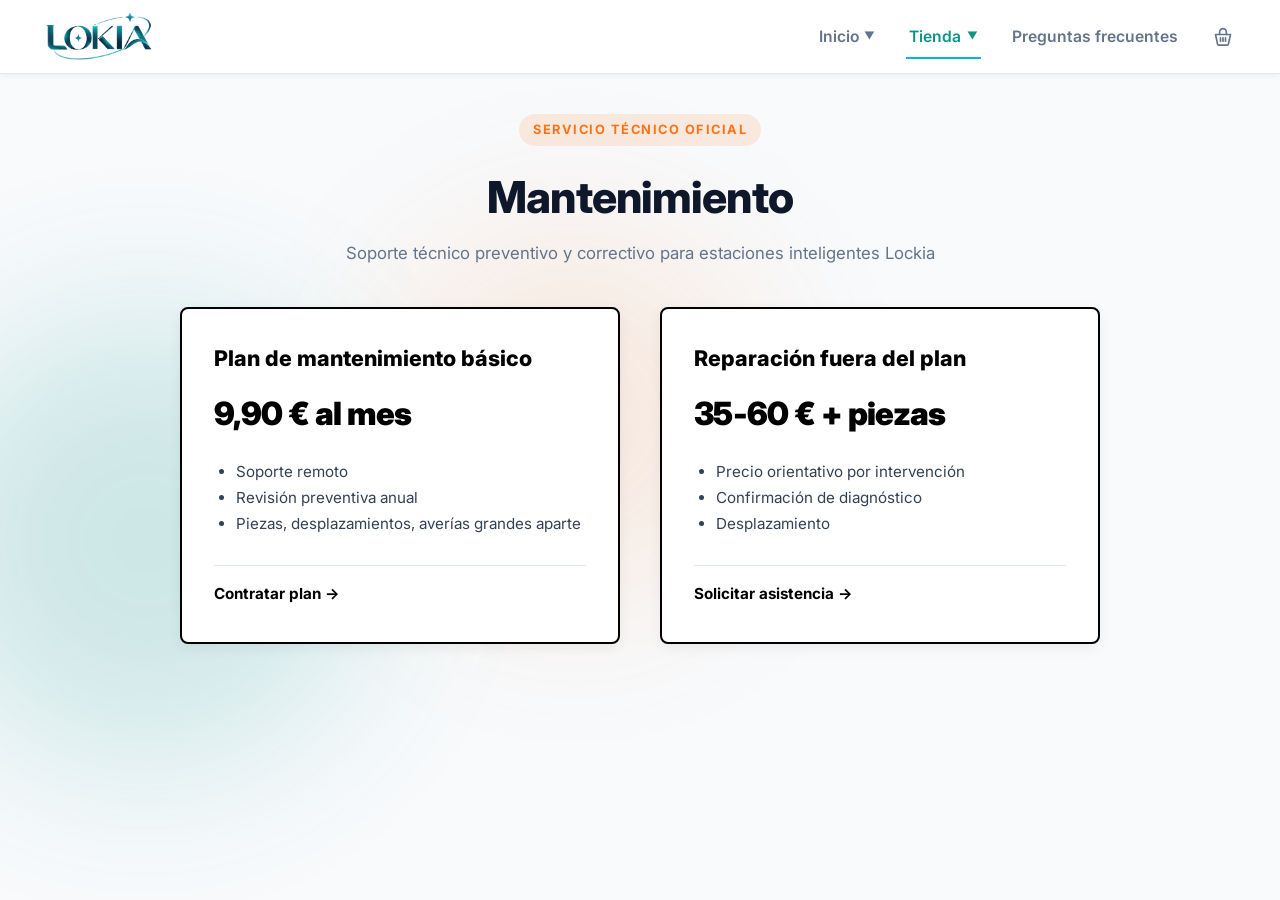
<file: mantenimiento.html>
<!DOCTYPE html>
<html lang="es">
<head>
  <meta charset="UTF-8">
  <meta name="viewport" content="width=device-width, initial-scale=1.0">
  <title>Mantenimiento — Lockia</title>
  <meta name="description" content="Servicios de asistencia técnica, mantenimiento preventivo y repuestos para taquillas inteligentes Lockia.">

  <!-- Google Fonts: Inter -->
  <link rel="preconnect" href="https://fonts.googleapis.com">
  <link rel="preconnect" href="https://fonts.gstatic.com" crossorigin>
  <link href="https://fonts.googleapis.com/css2?family=Inter:wght@400;500;600;700;800&display=swap" rel="stylesheet">

  <!-- Estilos -->
  <link rel="stylesheet" href="css/style.css">
</head>
<body>

  <!-- =========================================================================
       CABECERA FIJA Y NAVEGACIÓN
       ========================================================================= -->
  <header class="fixed-header">
    <div class="header-inner">
      <a href="index.html" class="brand-logo" title="Lockia - Ir a Inicio">
        <img src="assets/logo.svg" alt="Lockia Taquillas Inteligentes Logo">
      </a>

      <nav class="main-nav">
        <!-- 1. Inicio -->
        <div class="nav-item">
          <a href="index.html" class="nav-link">
            <span>Inicio</span>
            <span class="dropdown-arrow">▼</span>
          </a>
          <div class="dropdown-menu">
            <a href="index.html#sobre-nosotros" class="dropdown-link">Sobre nosotros</a>
            <a href="index.html#nuestro-producto" class="dropdown-link">Nuestro producto</a>
            <a href="index.html#por-que-comprarnos" class="dropdown-link">¿Por qué comprarnos?</a>
            <a href="index.html#contacto" class="dropdown-link">Contactos</a>
          </div>
        </div>

        <!-- 2. Tienda (con Mantenimiento activo) -->
        <div class="nav-item">
          <a href="tienda.html" class="nav-link active">
            <span>Tienda</span>
            <span class="dropdown-arrow">▼</span>
          </a>
          <div class="dropdown-menu">
            <a href="taquillas.html" class="dropdown-link">Taquillas</a>
            <a href="mantenimiento.html" class="dropdown-link" style="color: var(--color-orange); font-weight: 700;">Mantenimiento</a>
          </div>
        </div>

        <!-- 3. Preguntas frecuentes -->
        <div class="nav-item">
          <a href="faq.html" class="nav-link">Preguntas frecuentes</a>
        </div>

        <!-- 4. Carrito (icono de cesta) -->
        <div class="nav-item">
          <a href="carrito.html" class="nav-link" aria-label="Carrito" title="Carrito">
            <svg class="cart-basket-icon" width="22" height="22" viewBox="0 0 24 24" fill="none" stroke="currentColor" stroke-width="2" stroke-linecap="round" stroke-linejoin="round">
              <path d="m3 9 2.5 11.5a1.5 1.5 0 0 0 1.5 1.2h10a1.5 1.5 0 0 0 1.5-1.2L21 9H3z"/>
              <path d="M8 9V6a4 4 0 0 1 8 0v3"/>
              <line x1="9" y1="13" x2="9" y2="17"/>
              <line x1="12" y1="13" x2="12" y2="17"/>
              <line x1="15" y1="13" x2="15" y2="17"/>
            </svg>
            <span class="cart-count-badge">0</span>
          </a>
        </div>
      </nav>
    </div>
  </header>

  <!-- Fondo ambiental decorativo -->
  <div class="ambient-glow-wrapper">
    <div class="ambient-orb orb-orange" style="top: 25%; left: 30%;"></div>
    <div class="ambient-orb orb-teal" style="bottom: 15%; right: 25%;"></div>
  </div>

  <!-- =========================================================================
       PÁGINA 4: MANTENIMIENTO
       Título arriba. De momento, el resto de la página queda en blanco.
       ========================================================================= -->
  <main class="page-container" style="position: relative; z-index: 1;">
    
    <div class="page-title-header">
      <span class="section-pill-tag" style="background: rgba(249, 115, 22, 0.12); color: var(--color-orange);">Servicio Técnico Oficial</span>
      <h1 class="page-title">Mantenimiento</h1>
      <p class="page-subtitle">Soporte técnico preventivo y correctivo para estaciones inteligentes Lockia</p>
    </div>

    <!-- Cuadrícula de 2 recuadros de mantenimiento (blancos con bordes negros) -->
    <div class="mantenimiento-plans-grid">
      <!-- Recuadro 1: Plan de mantenimiento básico -->
      <a href="checkout.html?plan=basico" class="mantenimiento-card-btn" title="Contratar Plan de mantenimiento básico">
        <h3 class="mantenimiento-card-title">Plan de mantenimiento básico</h3>
        <div class="mantenimiento-card-price">9,90 € al mes</div>
        <ul class="mantenimiento-card-features">
          <li>Soporte remoto</li>
          <li>Revisión preventiva anual</li>
          <li>Piezas, desplazamientos, averías grandes aparte</li>
        </ul>
        <div class="mantenimiento-card-action">Contratar plan &rarr;</div>
      </a>

      <!-- Recuadro 2: Reparación fuera del plan -->
      <a href="checkout.html?plan=fuera_de_plan" class="mantenimiento-card-btn" title="Solicitar Reparación fuera del plan">
        <h3 class="mantenimiento-card-title">Reparación fuera del plan</h3>
        <div class="mantenimiento-card-price">35-60 € + piezas</div>
        <ul class="mantenimiento-card-features">
          <li>Precio orientativo por intervención</li>
          <li>Confirmación de diagnóstico</li>
          <li>Desplazamiento</li>
        </ul>
        <div class="mantenimiento-card-action">Solicitar asistencia &rarr;</div>
      </a>
    </div>

  </main>

  <script src="js/cart.js"></script>
</body>
</html>
</file>
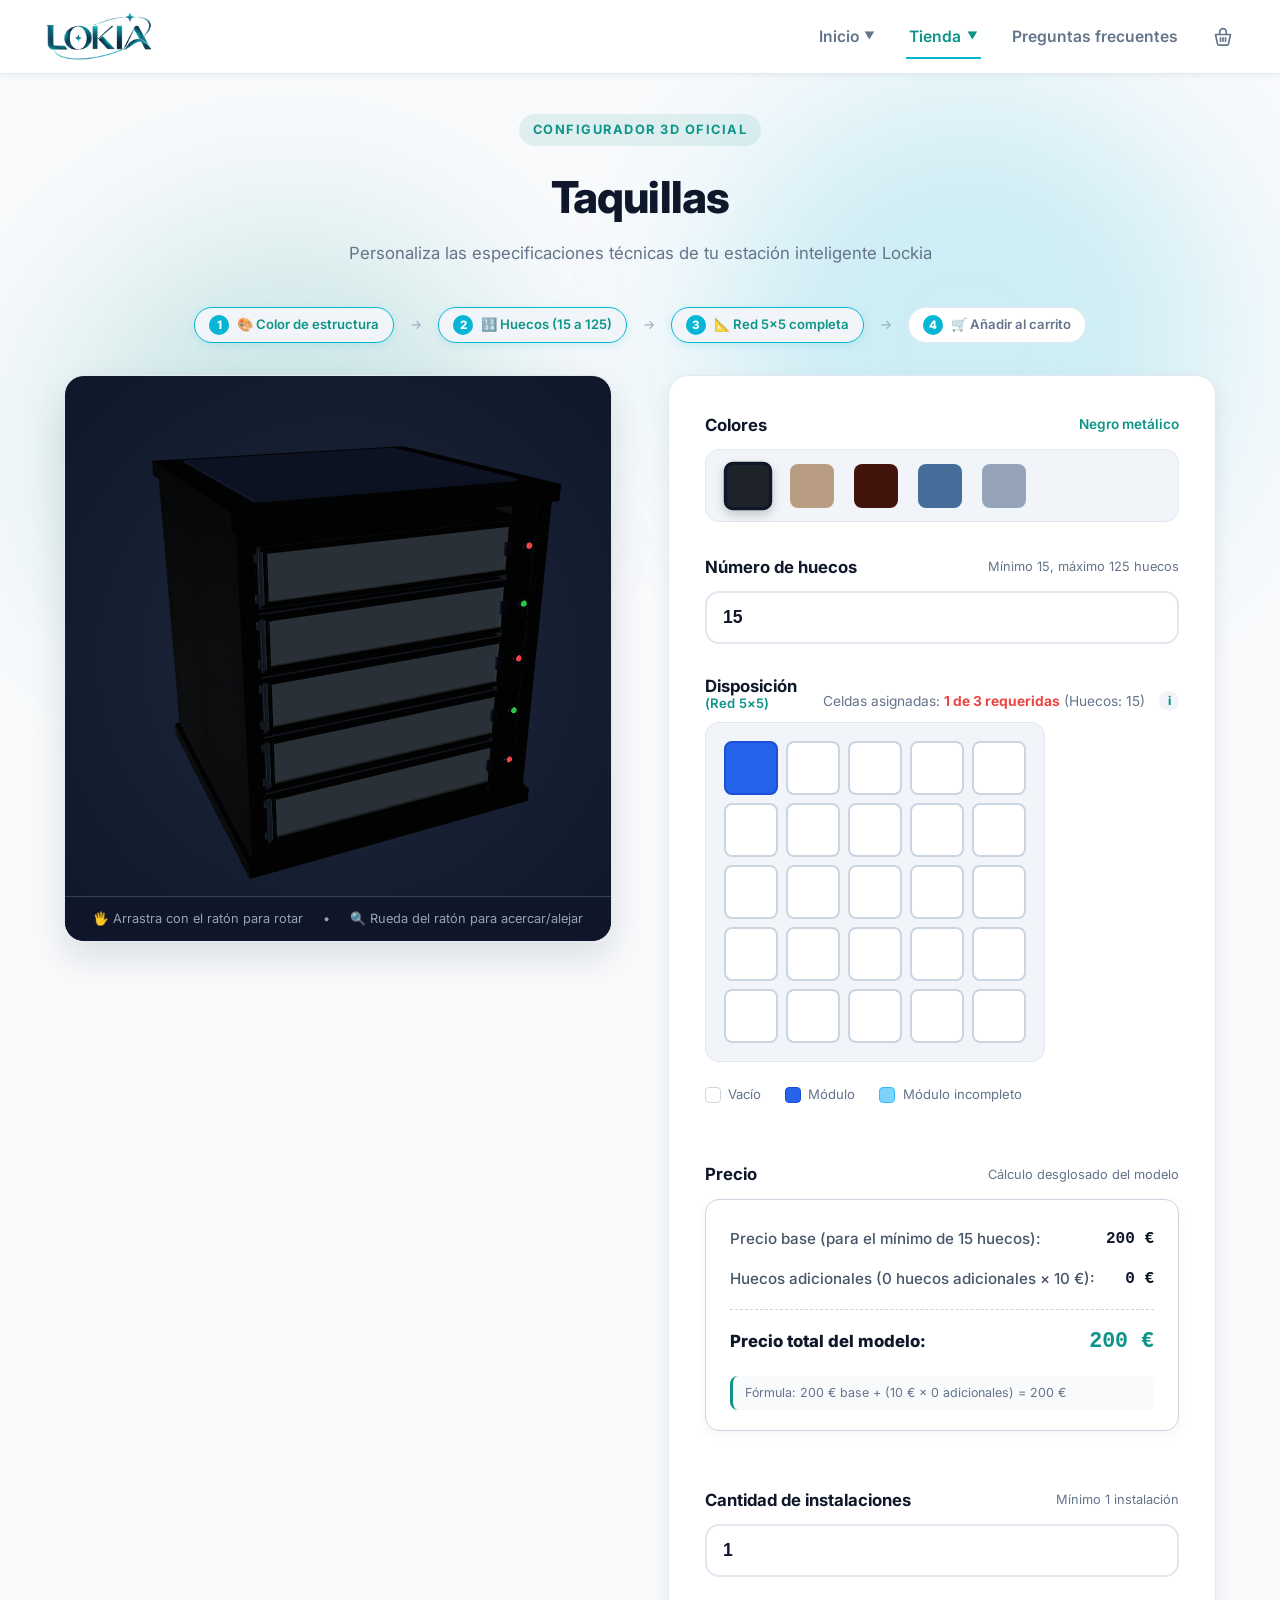
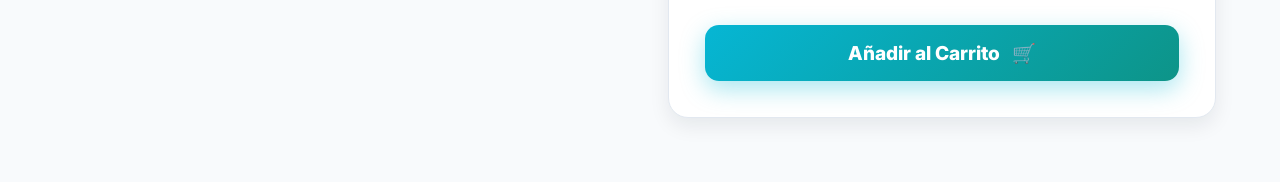
<file: taquillas.html>
<!DOCTYPE html>
<html lang="es">
<head>
  <meta charset="UTF-8">
  <meta name="viewport" content="width=device-width, initial-scale=1.0">
  <title>Taquillas — Lockia</title>
  <meta name="description" content="Configura y personaliza tu estación de taquillas inteligentes Lockia: color, número de huecos, disposición y cantidad.">

  <!-- Google Fonts: Inter -->
  <link rel="preconnect" href="https://fonts.googleapis.com">
  <link rel="preconnect" href="https://fonts.gstatic.com" crossorigin>
  <link href="https://fonts.googleapis.com/css2?family=Inter:wght@400;500;600;700;800&display=swap" rel="stylesheet">

  <!-- Estilos -->
  <link rel="stylesheet" href="css/style.css">
</head>
<body>

  <!-- =========================================================================
       CABECERA FIJA Y NAVEGACIÓN
       ========================================================================= -->
  <header class="fixed-header">
    <div class="header-inner">
      <a href="index.html" class="brand-logo" title="Lockia - Ir a Inicio">
        <img src="assets/logo.svg" alt="Lockia Taquillas Inteligentes Logo">
      </a>

      <nav class="main-nav">
        <!-- 1. Inicio -->
        <div class="nav-item">
          <a href="index.html" class="nav-link">
            <span>Inicio</span>
            <span class="dropdown-arrow">▼</span>
          </a>
          <div class="dropdown-menu">
            <a href="index.html#sobre-nosotros" class="dropdown-link">Sobre nosotros</a>
            <a href="index.html#nuestro-producto" class="dropdown-link">Nuestro producto</a>
            <a href="index.html#por-que-comprarnos" class="dropdown-link">¿Por qué comprarnos?</a>
            <a href="index.html#contacto" class="dropdown-link">Contactos</a>
          </div>
        </div>

        <!-- 2. Tienda (con Taquillas activa) -->
        <div class="nav-item">
          <a href="tienda.html" class="nav-link active">
            <span>Tienda</span>
            <span class="dropdown-arrow">▼</span>
          </a>
          <div class="dropdown-menu">
            <a href="taquillas.html" class="dropdown-link" style="color: var(--color-teal); font-weight: 700;">Taquillas</a>
            <a href="mantenimiento.html" class="dropdown-link">Mantenimiento</a>
          </div>
        </div>

        <!-- 3. Preguntas frecuentes -->
        <div class="nav-item">
          <a href="faq.html" class="nav-link">Preguntas frecuentes</a>
        </div>

        <!-- 4. Carrito (icono de cesta) -->
        <div class="nav-item">
          <a href="carrito.html" class="nav-link" aria-label="Carrito" title="Carrito">
            <svg class="cart-basket-icon" width="22" height="22" viewBox="0 0 24 24" fill="none" stroke="currentColor" stroke-width="2" stroke-linecap="round" stroke-linejoin="round">
              <path d="m3 9 2.5 11.5a1.5 1.5 0 0 0 1.5 1.2h10a1.5 1.5 0 0 0 1.5-1.2L21 9H3z"/>
              <path d="M8 9V6a4 4 0 0 1 8 0v3"/>
              <line x1="9" y1="13" x2="9" y2="17"/>
              <line x1="12" y1="13" x2="12" y2="17"/>
              <line x1="15" y1="13" x2="15" y2="17"/>
            </svg>
            <span class="cart-count-badge">0</span>
          </a>
        </div>
      </nav>
    </div>
  </header>

  <!-- Fondo ambiental decorativo -->
  <div class="ambient-glow-wrapper">
    <div class="ambient-orb orb-cyan" style="top: 10%; right: 5%;"></div>
    <div class="ambient-orb orb-teal" style="bottom: 25%; left: 5%;"></div>
  </div>

  <!-- =========================================================================
       PÁGINA 3: TAQUILLAS (CONFIGURADOR INTERACTIVO)
       ========================================================================= -->
  <main class="page-container" style="position: relative; z-index: 1;">

    <div class="page-title-header">
      <span class="section-pill-tag">Configurador 3D Oficial</span>
      <h1 class="page-title">Taquillas</h1>
      <p class="page-subtitle">Personaliza las especificaciones técnicas de tu estación inteligente Lockia</p>
    </div>

    <!-- Barra de progreso decorativa de configuración -->
    <div class="steps-progress-bar">
      <span class="step-chip active"><span class="step-number">1</span> 🎨 Color de estructura</span>
      <span class="step-separator">→</span>
      <span class="step-chip active"><span class="step-number">2</span> 🔢 Huecos (15 a 125)</span>
      <span class="step-separator">→</span>
      <span class="step-chip active"><span class="step-number">3</span> 📐 Red 5x5 completa</span>
      <span class="step-separator">→</span>
      <span class="step-chip"><span class="step-number">4</span> 🛒 Añadir al carrito</span>
    </div>

    <div class="configurator-grid">

      <!-- =====================================================================
           COLUMNA IZQUIERDA: VISOR 3D DE LA TAQUILLA
           Mismo modelo que en Inicio, puertas cerradas, ángulo elevado,
           rotación por arrastre y zoom con rueda.
           ===================================================================== -->
      <div class="config-3d-wrapper">
        <div id="taquillaConfig3dCanvas" class="config-3d-canvas-container">
          <!-- Canvas 3D de Three.js -->
        </div>
        <div class="config-3d-hint">
          <span>🖐️ Arrastra con el ratón para rotar</span>
          <span>•</span>
          <span>🔍 Rueda del ratón para acercar/alejar</span>
        </div>
      </div>

      <!-- =====================================================================
           COLUMNA DERECHA: PARÁMETROS DE CONFIGURACIÓN
           1. Colores
           2. Número (min 15, max 125)
           3. Disposición (5x5 con conectividad completa)
           4. Cantidad de instalaciones (min 1)
           5. Botón Comprar
           ===================================================================== -->
      <div class="config-controls-column">

        <!-- 1. COLORES -->
        <div class="control-group">
          <div class="control-label-row">
            <label class="control-label">Colores</label>
            <span id="currentColorLabel" style="font-size: 0.85rem; color: var(--color-teal); font-weight: 600;">Negro metálico</span>
          </div>
          <!-- Recuadro rectangular alargado con cuadrados de selección de color -->
          <div class="color-selector-bar">
            <!-- Negro metálico -->
            <button type="button" class="color-option-btn active" data-color="#1e2229" data-name="Negro metálico" style="background-color: #1e2229;" title="Negro metálico"></button>
            <!-- Acabado en madera natural (no oscura) -->
            <button type="button" class="color-option-btn" data-color="#b89d82" data-name="Madera natural" style="background-color: #b89d82;" title="Acabado en madera natural (no oscura)"></button>
            <!-- Acabado en madera de caoba -->
            <button type="button" class="color-option-btn" data-color="#42140c" data-name="Madera de caoba" style="background-color: #42140c;" title="Acabado en madera de caoba"></button>
            <!-- Azul -->
            <button type="button" class="color-option-btn" data-color="#466e9b" data-name="Azul" style="background-color: #466e9b;" title="Azul"></button>
            <!-- Gris metálico -->
            <button type="button" class="color-option-btn" data-color="#94a3b8" data-name="Gris metálico" style="background-color: #94a3b8;" title="Gris metálico"></button>
          </div>
        </div>

        <!-- 2. NÚMERO (HUECOS: MIN 15, MAX 125) -->
        <div class="control-group">
          <div class="control-label-row">
            <label for="inputHuecos" class="control-label">Número de huecos</label>
            <span class="input-helper-note">Mínimo 15, máximo 125 huecos</span>
          </div>
          <div class="numeric-input-wrap">
            <input 
              type="number" 
              id="inputHuecos" 
              class="styled-number-input" 
              value="15" 
              min="15" 
              max="125"
              step="1"
              placeholder="Ej: 15, 25, 50, 125..."
              required
            >
          </div>
        </div>

        <!-- 3. DISPOSICIÓN (CUADRÍCULA 5x5) -->
        <div class="control-group">
          <div class="control-label-row disposition-header-flex">
            <!-- Arriba Disposición y debajo (Red 5x5) -->
            <div class="disposition-title-box">
              <span class="control-label">Disposición</span>
              <span class="control-sublabel">(Red 5×5)</span>
            </div>
            <!-- Celdas asignadas en una sola línea a la izquierda y la 'i' a la derecha -->
            <div class="disposition-status-wrapper">
              <span id="maxCellsInfo" class="input-helper-note cells-status-line">Celdas asignadas: <strong>1 de 3 requeridas</strong> (Huecos: 15)</span>
              <!-- Icono de información con tooltip explicativo desplazado a la derecha -->
              <div class="grid-info-trigger" tabindex="0" aria-label="Información de reglas de colocación">
                i
                <div class="grid-tooltip">
                  <strong>Reglas de disposición en red 5×5:</strong><br>
                  • Tras seleccionar la primera celda, solo se pueden rellenar celdas conectadas en las 4 direcciones cardinales (arriba, abajo, izquierda, derecha).<br>
                  • <strong>Número de módulos:</strong> Cada módulo agrupa hasta 5 huecos individuales. Por ejemplo, para 15 huecos necesitas 3 módulos; si pides 18 huecos, se necesitarán 4 módulos para alojar todos los teléfonos (hasta un máximo de 25 módulos para 125 huecos).<br>
                  • <strong>Requisito imprescindible:</strong> Para añadir tu taquilla al carrito, debes rellenar en la cuadrícula todos los módulos requeridos según tus huecos.<br>
                  • <strong>Módulo incompleto:</strong> Si los huecos no son múltiplo de 5, la última celda se muestra en <strong>azul claro</strong> indicando que tiene huecos libres.
                </div>
              </div>
            </div>
          </div>

          <!-- Cuadrícula 5x5 interactiva (25 celdas) -->
          <div class="disposition-grid-5x5" id="dispositionGrid">
            <!-- 25 celdas generadas por JS -->
          </div>

          <!-- Leyenda de colores -->
          <div class="grid-legend">
            <div class="legend-item">
              <span class="legend-swatch swatch-empty"></span>
              <span>Vacío</span>
            </div>
            <div class="legend-item">
              <span class="legend-swatch swatch-module"></span>
              <span>Módulo</span>
            </div>
            <div class="legend-item">
              <span class="legend-swatch swatch-partial"></span>
              <span>Módulo incompleto</span>
            </div>
          </div>
        </div>

        <!-- 4. PRECIO (FACTURA DINÁMICA DEL MODELO DESEADO) -->
        <div class="control-group price-invoice-group" id="groupPrecio">
          <div class="control-label-row">
            <label class="control-label">Precio</label>
            <span class="input-helper-note">Cálculo desglosado del modelo</span>
          </div>

          <div class="model-invoice-card">
            <div class="invoice-row">
              <span class="invoice-item-name">Precio base (para el mínimo de 15 huecos):</span>
              <span class="invoice-item-val" id="invoiceBasePrice">200 €</span>
            </div>
            <div class="invoice-row">
              <span class="invoice-item-name">Huecos adicionales (<span id="invoiceExtraDetail">0 huecos × 10 €</span>):</span>
              <span class="invoice-item-val" id="invoiceExtraPrice">0 €</span>
            </div>
            <div class="invoice-divider"></div>
            <div class="invoice-row invoice-total-row">
              <span class="invoice-total-label">Precio total del modelo:</span>
              <span class="invoice-total-val" id="invoiceTotalPrice">200 €</span>
            </div>
            <div class="invoice-formula-note" id="invoiceFormulaNote">
              Fórmula: 200 € + (10 € × 0 huecos adicionales) = 200 €
            </div>
          </div>
        </div>

        <!-- 5. CANTIDAD DE INSTALACIONES -->
        <div class="control-group">
          <div class="control-label-row">
            <label for="inputQuantity" class="control-label">Cantidad de instalaciones</label>
            <span class="input-helper-note">Mínimo 1 instalación</span>
          </div>
          <div class="numeric-input-wrap">
            <input 
              type="number" 
              id="inputQuantity" 
              class="styled-number-input" 
              value="1" 
              min="1" 
              step="1"
              required
            >
          </div>
        </div>

        <!-- 5. BOTÓN COMPRAR -->
        <button type="button" id="btnBuyLocker" class="btn-buy-action">
          <span>Añadir al Carrito</span>
          <span>🛒</span>
        </button>

      </div>

    </div>

  </main>

  <!-- Bibliotecas y scripts -->
  <script src="js/three.min.js"></script>
  <script src="js/locker3d.js"></script>
  <script src="js/cart.js"></script>
  <script src="js/configurator.js"></script>
</body>
</html>
</file>
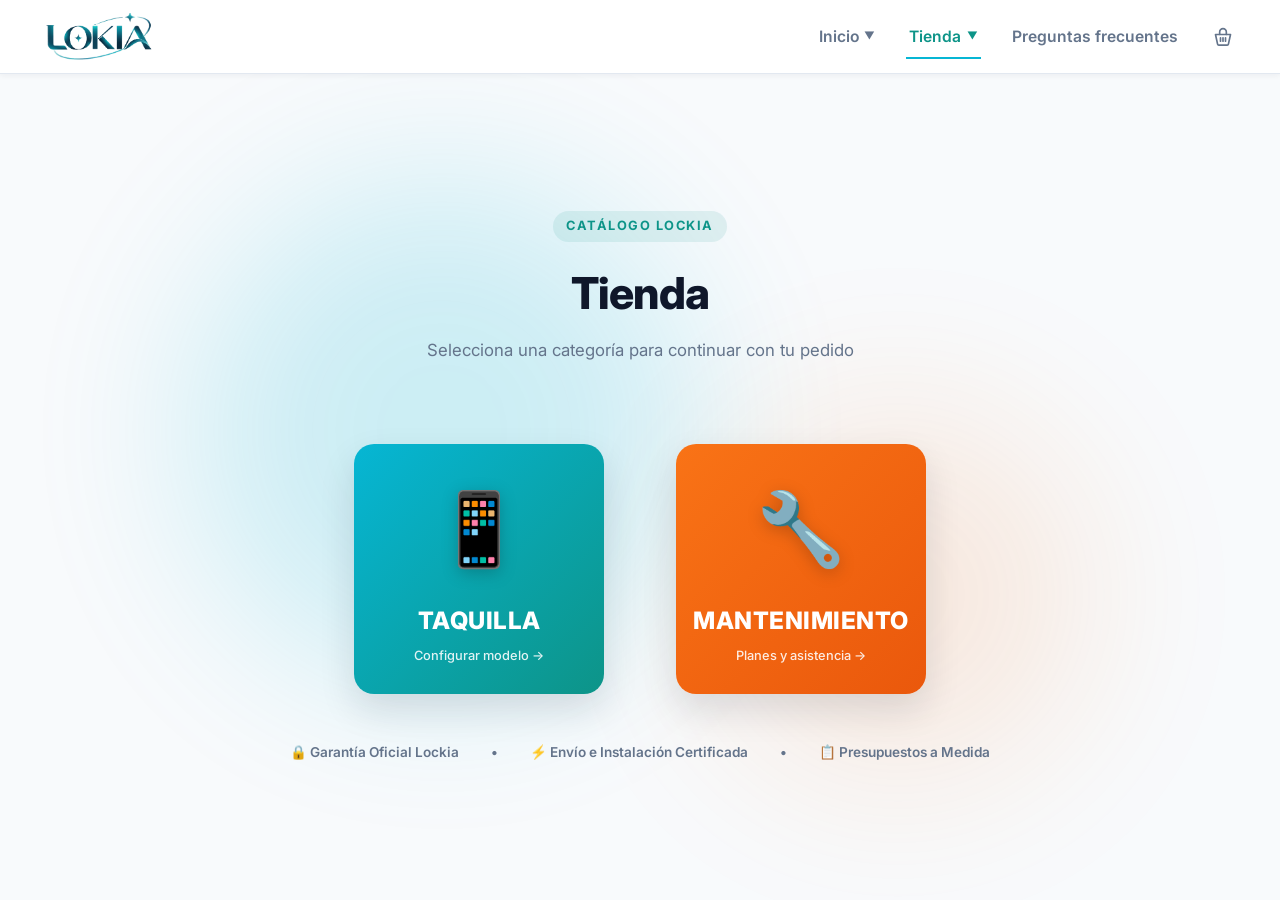
<file: tienda.html>
<!DOCTYPE html>
<html lang="es">
<head>
  <meta charset="UTF-8">
  <meta name="viewport" content="width=device-width, initial-scale=1.0">
  <title>Tienda — Lockia</title>
  <meta name="description" content="Seleccione entre la adquisición de taquillas inteligentes o servicios de mantenimiento de Lockia.">

  <!-- Google Fonts: Inter -->
  <link rel="preconnect" href="https://fonts.googleapis.com">
  <link rel="preconnect" href="https://fonts.gstatic.com" crossorigin>
  <link href="https://fonts.googleapis.com/css2?family=Inter:wght@400;500;600;700;800&display=swap" rel="stylesheet">

  <!-- Estilos -->
  <link rel="stylesheet" href="css/style.css">
</head>
<body class="tienda-body">

  <!-- =========================================================================
       CABECERA FIJA Y NAVEGACIÓN
       ========================================================================= -->
  <header class="fixed-header">
    <div class="header-inner">
      <a href="index.html" class="brand-logo" title="Lockia - Ir a Inicio">
        <img src="assets/logo.svg" alt="Lockia Taquillas Inteligentes Logo">
      </a>

      <nav class="main-nav">
        <!-- 1. Inicio -->
        <div class="nav-item">
          <a href="index.html" class="nav-link">
            <span>Inicio</span>
            <span class="dropdown-arrow">▼</span>
          </a>
          <div class="dropdown-menu">
            <a href="index.html#sobre-nosotros" class="dropdown-link">Sobre nosotros</a>
            <a href="index.html#nuestro-producto" class="dropdown-link">Nuestro producto</a>
            <a href="index.html#por-que-comprarnos" class="dropdown-link">¿Por qué comprarnos?</a>
            <a href="index.html#contacto" class="dropdown-link">Contactos</a>
          </div>
        </div>

        <!-- 2. Tienda (Activa) -->
        <div class="nav-item">
          <a href="tienda.html" class="nav-link active">
            <span>Tienda</span>
            <span class="dropdown-arrow">▼</span>
          </a>
          <div class="dropdown-menu">
            <a href="taquillas.html" class="dropdown-link">Taquillas</a>
            <a href="mantenimiento.html" class="dropdown-link">Mantenimiento</a>
          </div>
        </div>

        <!-- 3. Preguntas frecuentes -->
        <div class="nav-item">
          <a href="faq.html" class="nav-link">Preguntas frecuentes</a>
        </div>

        <!-- 4. Carrito (icono de cesta) -->
        <div class="nav-item">
          <a href="carrito.html" class="nav-link" aria-label="Carrito" title="Carrito">
            <svg class="cart-basket-icon" width="22" height="22" viewBox="0 0 24 24" fill="none" stroke="currentColor" stroke-width="2" stroke-linecap="round" stroke-linejoin="round">
              <path d="m3 9 2.5 11.5a1.5 1.5 0 0 0 1.5 1.2h10a1.5 1.5 0 0 0 1.5-1.2L21 9H3z"/>
              <path d="M8 9V6a4 4 0 0 1 8 0v3"/>
              <line x1="9" y1="13" x2="9" y2="17"/>
              <line x1="12" y1="13" x2="12" y2="17"/>
              <line x1="15" y1="13" x2="15" y2="17"/>
            </svg>
            <span class="cart-count-badge">0</span>
          </a>
        </div>
      </nav>
    </div>
  </header>

  <!-- Fondo ambiental decorativo -->
  <div class="ambient-glow-wrapper">
    <div class="ambient-orb orb-cyan" style="top: 20%; left: 15%;"></div>
    <div class="ambient-orb orb-orange" style="bottom: 20%; right: 15%;"></div>
  </div>

  <!-- =========================================================================
       PÁGINA 2: TIENDA (SIN SCROLL VERTICAL)
       ========================================================================= -->
  <main class="tienda-viewport" style="position: relative; z-index: 1;">
    
    <div class="page-title-header">
      <span class="section-pill-tag">Catálogo Lockia</span>
      <h1 class="page-title">Tienda</h1>
      <p class="page-subtitle">Selecciona una categoría para continuar con tu pedido</p>
    </div>

    <!-- Dos cuadrados centrados a la misma altura -->
    <div class="tienda-cards-container">
      
      <!-- Izquierda: Azul turquesa, icono de móvil, etiqueta Taquilla -> taquillas.html -->
      <a href="taquillas.html" class="tienda-square-btn taquilla-square" title="Configurar y comprar Taquillas">
        <div class="tienda-icon-wrap">📱</div>
        <span class="tienda-label">Taquilla</span>
        <span style="font-size: 0.8rem; opacity: 0.88; margin-top: 0.4rem; font-weight: 500;">Configurar modelo →</span>
      </a>

      <!-- Derecha: Naranja, icono de llave inglesa, etiqueta Mantenimiento -> mantenimiento.html -->
      <a href="mantenimiento.html" class="tienda-square-btn mantenimiento-square" title="Servicios de Mantenimiento">
        <div class="tienda-icon-wrap">🔧</div>
        <span class="tienda-label">Mantenimiento</span>
        <span style="font-size: 0.8rem; opacity: 0.88; margin-top: 0.4rem; font-weight: 500;">Planes y asistencia →</span>
      </a>

    </div>

    <div style="margin-top: 3rem; display: flex; gap: 2rem; color: var(--text-muted); font-size: 0.85rem; font-weight: 600;">
      <span>🔒 Garantía Oficial Lockia</span>
      <span>•</span>
      <span>⚡ Envío e Instalación Certificada</span>
      <span>•</span>
      <span>📋 Presupuestos a Medida</span>
    </div>

  </main>

  <script src="js/cart.js"></script>
</body>
</html>
</file>
<file: css/style.css>
/* ==========================================================================
   LOCKIA - TAQUILLAS INTELIGENTES PARA TELÉFONOS MÓVILES
   Hoja de estilos completa para sitio web multipágina (6 páginas)
   ========================================================================== */

:root {
  /* Paleta oficial de Lockia */
  --color-primary: #06b6d4;        /* Azul turquesa */
  --color-teal: #0d9488;           /* Teal */
  --color-dark-blue: #0f172a;      /* Azul oscuro / pizarra */
  --color-dark-navy: #1e3a8a;      /* Azul marino profundo */
  --color-light-gray: #f1f5f9;     /* Gris claro */
  --color-light-blue: #7dd3fc;     /* Azul claro (módulo incompleto) */
  --color-orange: #f97316;         /* Naranja mantenimiento */
  --color-blue-accent: #2563eb;    /* Azul módulo activo */

  --bg-page: #f8fafc;
  --bg-card: #ffffff;
  --text-main: #0f172a;
  --text-muted: #64748b;
  --text-light: #94a3b8;
  --border-color: #e2e8f0;
  --border-focus: #06b6d4;

  --header-height: 74px;
  --radius-sm: 8px;
  --radius-md: 14px;
  --radius-lg: 20px;
  --radius-full: 9999px;

  --shadow-sm: 0 2px 6px rgba(15, 23, 42, 0.05);
  --shadow-md: 0 8px 20px rgba(15, 23, 42, 0.08);
  --shadow-lg: 0 16px 36px rgba(15, 23, 42, 0.12);
  --shadow-hover: 0 20px 40px rgba(6, 182, 212, 0.2);

  --font-sans: 'Inter', -apple-system, BlinkMacSystemFont, "Segoe UI", Roboto, Arial, sans-serif;
  --transition: all 0.28s cubic-bezier(0.16, 1, 0.3, 1);
}

/* --------------------------------------------------------------------------
   RESET & BASICS
   -------------------------------------------------------------------------- */
*, *::before, *::after {
  box-sizing: border-box;
  margin: 0;
  padding: 0;
}

html {
  scroll-behavior: smooth;
  font-size: 16px;
  color-scheme: light;
}

body {
  font-family: var(--font-sans);
  background-color: var(--bg-page);
  color: var(--text-main);
  line-height: 1.6;
  padding-top: var(--header-height); /* Evita que la cabecera fija tape el contenido */
  min-height: 100vh;
  display: flex;
  flex-direction: column;
}

img, svg {
  display: block;
  max-width: 100%;
}

a {
  color: inherit;
  text-decoration: none;
  transition: var(--transition);
}

button {
  font-family: inherit;
  cursor: pointer;
  border: none;
  background: none;
}

/* --------------------------------------------------------------------------
   CABECERA FIJA Y NAVEGACIÓN (COMÚN A LAS 6 PÁGINAS)
   -------------------------------------------------------------------------- */
.fixed-header {
  position: fixed;
  top: 0;
  left: 0;
  width: 100%;
  height: var(--header-height);
  background: rgba(255, 255, 255, 0.94);
  backdrop-filter: blur(16px);
  -webkit-backdrop-filter: blur(16px);
  border-bottom: 1px solid var(--border-color);
  z-index: 1000;
  display: flex;
  align-items: center;
  box-shadow: var(--shadow-sm);
}

.header-inner {
  max-width: 1240px;
  width: 100%;
  margin: 0 auto;
  padding: 0 1.5rem;
  display: flex;
  align-items: center;
  justify-content: space-between;
}

/* Logo arriba a la izquierda que lleva siempre a Inicio */
.brand-logo {
  display: flex;
  align-items: center;
  text-decoration: none;
  transition: transform 0.2s ease;
}

.brand-logo:hover {
  transform: scale(1.02);
}

.brand-logo img {
  height: 48px;
  width: auto;
  object-fit: contain;
}

/* Barra de navegación con 4 entradas visibles */
.main-nav {
  display: flex;
  align-items: center;
  gap: 1.75rem;
}

.nav-item {
  position: relative;
}

.nav-link {
  font-size: 0.98rem;
  font-weight: 600;
  color: var(--text-muted);
  padding: 0.6rem 0.2rem;
  display: inline-flex;
  align-items: center;
  gap: 0.35rem;
  position: relative;
  transition: color 0.2s ease;
}

.nav-link:hover,
.nav-link.active {
  color: var(--color-teal);
}

.nav-link::after {
  content: '';
  position: absolute;
  bottom: 0;
  left: 0;
  width: 0;
  height: 2px;
  background: var(--color-primary);
  transition: width 0.25s ease;
}

.nav-link:hover::after,
.nav-link.active::after {
  width: 100%;
}

.dropdown-arrow {
  font-size: 0.65rem;
  transition: transform 0.2s ease;
}

.nav-item:hover .dropdown-arrow {
  transform: rotate(180deg);
}

/* Desplegables al pasar el ratón (hover) */
.dropdown-menu {
  display: none;
  position: absolute;
  top: 100%;
  left: 0;
  background: #ffffff;
  border: 1px solid var(--border-color);
  border-radius: var(--radius-md);
  box-shadow: var(--shadow-lg);
  padding: 0.6rem 0;
  min-width: 220px;
  z-index: 1001;
  animation: dropdownFade 0.22s ease-out;
}

@keyframes dropdownFade {
  from { opacity: 0; transform: translateY(6px); }
  to { opacity: 1; transform: translateY(0); }
}

/* El desplegable se activa al pasar el ratón sobre la entrada */
.nav-item:hover .dropdown-menu {
  display: block;
}

.dropdown-link {
  display: block;
  padding: 0.65rem 1.25rem;
  font-size: 0.92rem;
  font-weight: 500;
  color: var(--text-main);
  transition: background-color 0.2s ease, color 0.2s ease;
}

.dropdown-link:hover {
  background-color: var(--color-light-gray);
  color: var(--color-teal);
  padding-left: 1.45rem;
}

/* Icono de cesta del Carrito */
.cart-basket-icon {
  width: 20px;
  height: 20px;
  stroke: currentColor;
  display: inline-block;
  vertical-align: middle;
  transition: transform 0.2s ease, stroke 0.2s ease;
}

.nav-link:hover .cart-basket-icon,
.nav-link.active .cart-basket-icon {
  stroke: var(--color-teal);
  transform: scale(1.08);
}

/* Badge del Carrito */
.cart-count-badge {
  background: var(--color-primary);
  color: #ffffff;
  font-size: 0.75rem;
  font-weight: 800;
  padding: 0.15rem 0.5rem;
  border-radius: var(--radius-full);
  margin-left: 0.35rem;
  min-width: 20px;
  text-align: center;
  display: none; /* Se activa si hay items */
}

/* --------------------------------------------------------------------------
   LAYOUTS GENERALES Y CONTENEDORES
   -------------------------------------------------------------------------- */
.page-container {
  max-width: 1200px;
  width: 100%;
  margin: 0 auto;
  padding: 2.5rem 1.5rem 4rem 1.5rem;
  flex: 1;
}

.page-title-header {
  margin-bottom: 2.5rem;
  text-align: center;
}

.page-title {
  font-size: clamp(2rem, 3.5vw, 2.75rem);
  font-weight: 800;
  color: var(--text-main);
  letter-spacing: -0.02em;
}

.page-subtitle {
  color: var(--text-muted);
  font-size: 1.05rem;
  margin-top: 0.5rem;
}

/* --------------------------------------------------------------------------
   PÁGINA 1: INICIO (INDEX.HTML)
   -------------------------------------------------------------------------- */
.home-main-wrapper {
  width: 100%;
  padding-bottom: 3.5rem;
}

.home-container {
  max-width: 1200px;
  width: 100%;
  margin: 0 auto;
  padding: 0 1.5rem;
}

.hero-banner-section {
  width: 100%;
  margin-top: 1.5rem;
  margin-bottom: 2.5rem;
  border-radius: var(--radius-lg);
  overflow: hidden;
  box-shadow: var(--shadow-md);
  position: relative;
  background: var(--color-dark-blue);
  min-height: 380px;
  max-height: 480px;
  display: flex;
  align-items: center;
  justify-content: center;
}

.hero-banner-image {
  width: 100%;
  height: 100%;
  max-height: 480px;
  object-fit: cover;
  display: block;
}

/* Filtro blanco sutil eliminado según petición */
.hero-banner-overlay {
  display: none;
}

/* Texto superpuesto sobre la imagen principal: recuadro con visión nítida del fondo y fuente SF Pro */
.hero-banner-content {
  position: absolute;
  top: 50%;
  left: 50%;
  transform: translate(-50%, -50%);
  text-align: center;
  z-index: 2;
  width: 90%;
  max-width: 740px;
  padding: 1.85rem 2.5rem;
  background: rgba(15, 23, 42, 0.18); /* Permite ver con total claridad la imagen y los modelos del fondo */
  backdrop-filter: blur(5px);
  -webkit-backdrop-filter: blur(5px);
  border-radius: var(--radius-lg);
  border: 1px solid rgba(255, 255, 255, 0.28);
  box-shadow: 0 16px 40px rgba(0, 0, 0, 0.35);
}

.hero-banner-title {
  font-family: -apple-system, BlinkMacSystemFont, "SF Pro Display", "SF Pro", "San Francisco", -system-ui, "Segoe UI", Roboto, Helvetica, Arial, sans-serif;
  font-size: clamp(3rem, 6.5vw, 4.6rem);
  font-weight: 800;
  letter-spacing: -0.025em;
  line-height: 1.05;
  margin-bottom: 0.45rem;
  background: linear-gradient(135deg, #ffffff 20%, #38bdf8 70%, #06b6d4 100%);
  -webkit-background-clip: text;
  -webkit-text-fill-color: transparent;
  filter: drop-shadow(0 4px 16px rgba(6, 182, 212, 0.45));
  text-transform: none;
}

.hero-banner-slogan {
  font-size: clamp(1.18rem, 2.4vw, 1.55rem);
  font-weight: 700;
  color: #ffffff;
  letter-spacing: -0.01em;
  text-shadow: 0 2px 10px rgba(0, 0, 0, 0.85);
}

/* Secciones de Inicio: diferenciación visual */
.home-section {
  padding: 4.5rem 0;
  border-bottom: 1px solid var(--border-color);
}

/* Sección 1: Sobre nosotros */
#sobre-nosotros {
  background-color: var(--bg-page);
}

.visual-frame.about-logo-frame {
  background: transparent;
  border: none;
  box-shadow: none;
}

.about-logo-frame {
  display: flex;
  align-items: center;
  justify-content: center;
  min-height: 380px;
  background: transparent;
  padding: 3rem 2rem;
}

.about-lockia-logo {
  max-width: 340px;
  width: 90%;
  height: auto;
  object-fit: contain;
  filter: drop-shadow(0 8px 24px rgba(6, 182, 212, 0.18));
}

/* Sección 2: Nuestro producto - Fondo tono un poco más oscuro, de lado a lado */
#nuestro-producto {
  width: 100%;
  background-color: #e8eef5; /* Tono más oscuro que el fondo general #f8fafc */
  border-top: 1px solid #cbd5e1;
  border-bottom: 1px solid #cbd5e1;
}

/* Sección 3: Por qué comprarnos - Fondo blanco para distinguirse claramente */
#por-que-comprarnos {
  background-color: #ffffff;
}

/* --------------------------------------------------------------------------
   ANIMACIÓN DE ENTRADA EN LA PÁGINA DE INICIO
   Textos se asientan y aparecen (fade in + slide up) al llegar a cada sección
   Solo animación de entrada, sin salida, y no se repite al hacer scroll
   -------------------------------------------------------------------------- */
.animate-section .settle-text {
  opacity: 0;
  transform: translateY(26px);
  transition: opacity 0.75s cubic-bezier(0.16, 1, 0.3, 1),
              transform 0.75s cubic-bezier(0.16, 1, 0.3, 1);
  will-change: opacity, transform;
}

.animate-section.has-animated .settle-text {
  opacity: 1;
  transform: translateY(0);
}

.animate-section.has-animated .settle-delay-1 { transition-delay: 0.12s; }
.animate-section.has-animated .settle-delay-2 { transition-delay: 0.24s; }
.animate-section.has-animated .settle-delay-3 { transition-delay: 0.36s; }
.animate-section.has-animated .settle-delay-4 { transition-delay: 0.48s; }
.animate-section.has-animated .settle-delay-5 { transition-delay: 0.60s; }

.home-section:last-of-type {
  border-bottom: none;
}

.story-grid {
  display: grid;
  grid-template-columns: 1fr 1fr;
  gap: 3.5rem;
  align-items: center;
}

.story-grid.reverse {
  direction: rtl;
}

.story-grid.reverse > * {
  direction: ltr;
}

.section-pill-tag {
  display: inline-flex;
  align-items: center;
  gap: 0.4rem;
  font-size: 0.8rem;
  font-weight: 700;
  letter-spacing: 1.5px;
  text-transform: uppercase;
  color: var(--color-teal);
  background: rgba(13, 148, 136, 0.1);
  padding: 0.35rem 0.85rem;
  border-radius: var(--radius-full);
  margin-bottom: 1rem;
}

.section-heading {
  font-size: clamp(1.85rem, 3vw, 2.4rem);
  font-weight: 800;
  color: var(--text-main);
  margin-bottom: 1.25rem;
  line-height: 1.2;
}

.section-text {
  font-size: 1.05rem;
  line-height: 1.7;
  color: var(--text-muted);
  margin-bottom: 1.5rem;
}

.feature-bullets-list {
  display: flex;
  flex-direction: column;
  gap: 0.8rem;
}

.bullet-item {
  display: flex;
  align-items: flex-start;
  gap: 0.75rem;
  font-size: 0.95rem;
  color: var(--text-main);
}

.bullet-icon {
  width: 24px;
  height: 24px;
  border-radius: 50%;
  background: rgba(6, 182, 212, 0.15);
  color: var(--color-teal);
  display: flex;
  align-items: center;
  justify-content: center;
  font-weight: bold;
  font-size: 0.8rem;
  flex-shrink: 0;
  margin-top: 2px;
}

.visual-frame {
  border-radius: var(--radius-lg);
  overflow: hidden;
  box-shadow: var(--shadow-lg);
  border: 1px solid var(--border-color);
  background: #ffffff;
  position: relative;
}

/* 3D Canvas Box for Section 2 */
.locker-3d-box {
  width: 100%;
  height: 480px;
  background: radial-gradient(circle at center, #1e293b 0%, #0f172a 100%);
  border-radius: var(--radius-lg);
  position: relative;
  overflow: hidden;
}

.locker-3d-box canvas {
  width: 100% !important;
  height: 100% !important;
  display: block;
}

.badge-3d-info {
  position: absolute;
  bottom: 1rem;
  right: 1rem;
  background: rgba(15, 23, 42, 0.85);
  backdrop-filter: blur(8px);
  color: #38bdf8;
  font-size: 0.75rem;
  font-weight: 600;
  padding: 0.4rem 0.8rem;
  border-radius: var(--radius-full);
  border: 1px solid rgba(56, 189, 248, 0.3);
  pointer-events: none;
}

/* Sección de Contacto al final de Inicio */
.contact-section-footer {
  background: var(--color-dark-blue);
  color: #ffffff;
  padding: 4rem 1.5rem 3rem 1.5rem;
  margin-top: 3rem;
  border-radius: var(--radius-lg);
}

.contact-grid {
  display: grid;
  grid-template-columns: repeat(auto-fit, minmax(280px, 1fr));
  gap: 2rem;
  margin-top: 2.5rem;
}

.contact-card {
  background: #1e293b;
  border: 1px solid #334155;
  border-radius: var(--radius-md);
  padding: 1.5rem;
}

.contact-card h4 {
  font-size: 1.05rem;
  margin-bottom: 0.4rem;
  color: #ffffff;
}

.contact-card p {
  font-size: 0.85rem;
  color: #94a3b8;
  margin-bottom: 1rem;
}

.contact-link-box {
  background: #090d16;
  border: 1px solid #334155;
  border-radius: var(--radius-sm);
  padding: 0.65rem 0.85rem;
  font-family: monospace;
  font-size: 0.95rem;
  color: #38bdf8;
  display: flex;
  align-items: center;
  justify-content: space-between;
}

.social-icons-row {
  display: flex;
  gap: 0.75rem;
  flex-wrap: wrap;
}

.official-social-btn {
  display: inline-flex;
  align-items: center;
  gap: 0.5rem;
  background: #090d16;
  border: 1px solid #334155;
  color: #cbd5e1;
  padding: 0.5rem 0.9rem;
  border-radius: var(--radius-full);
  font-size: 0.85rem;
  font-weight: 500;
  transition: var(--transition);
}

.official-social-btn:hover {
  background: var(--color-primary);
  color: #ffffff;
  border-color: var(--color-primary);
  transform: translateY(-2px);
}

.official-social-btn svg {
  width: 18px;
  height: 18px;
  fill: currentColor;
}

/* --------------------------------------------------------------------------
   PÁGINA 2: TIENDA (TIENDA.HTML) - SIN SCROLL VERTICAL
   -------------------------------------------------------------------------- */
.tienda-body {
  height: 100vh;
  overflow: hidden; /* Requisito: Página sin scroll vertical */
}

.tienda-viewport {
  height: calc(100vh - var(--header-height));
  display: flex;
  flex-direction: column;
  align-items: center;
  justify-content: center;
  padding: 1.5rem;
}

.tienda-cards-container {
  display: flex;
  align-items: center;
  justify-content: center;
  gap: 4.5rem;
  margin-top: 2.5rem;
  flex-wrap: wrap;
}

/* Cuadrados interactivos que crecen ligeramente */
.tienda-square-btn {
  width: 250px;
  height: 250px;
  border-radius: var(--radius-lg);
  display: flex;
  flex-direction: column;
  align-items: center;
  justify-content: center;
  color: #ffffff;
  text-decoration: none;
  box-shadow: var(--shadow-lg);
  transition: transform 0.35s cubic-bezier(0.16, 1, 0.3, 1), box-shadow 0.35s ease;
  cursor: pointer;
  position: relative;
  overflow: hidden;
}

/* Izquierda: Azul turquesa */
.tienda-square-btn.taquilla-square {
  background: linear-gradient(135deg, #06b6d4 0%, #0d9488 100%);
}

/* Derecha: Naranja */
.tienda-square-btn.mantenimiento-square {
  background: linear-gradient(135deg, #f97316 0%, #ea580c 100%);
}

/* Animación de crecimiento suave */
.tienda-square-btn:hover {
  transform: scale(1.06);
  box-shadow: 0 24px 48px rgba(15, 23, 42, 0.22);
}

.tienda-icon-wrap {
  font-size: 4.5rem;
  margin-bottom: 1rem;
  filter: drop-shadow(0 4px 8px rgba(0, 0, 0, 0.2));
  transition: transform 0.35s ease;
}

.tienda-square-btn:hover .tienda-icon-wrap {
  transform: translateY(-4px) scale(1.08);
}

.tienda-label {
  font-size: 1.5rem;
  font-weight: 800;
  letter-spacing: 0.5px;
  text-transform: uppercase;
}

/* --------------------------------------------------------------------------
   PÁGINA 3: TAQUILLAS (TAQUILLAS.HTML) - CONFIGURADOR
   -------------------------------------------------------------------------- */
.configurator-grid {
  display: grid;
  grid-template-columns: 1fr 1fr;
  gap: 3.5rem;
  align-items: start;
}

/* Columna Izquierda: Visor 3D interactivo */
.config-3d-wrapper {
  background: radial-gradient(circle at center, #1e293b 0%, #0f172a 100%);
  border-radius: var(--radius-lg);
  border: 1px solid var(--border-color);
  box-shadow: var(--shadow-lg);
  position: sticky;
  top: calc(var(--header-height) + 1.5rem);
  overflow: hidden;
}

.config-3d-canvas-container {
  width: 100%;
  height: 520px;
}

.config-3d-hint {
  padding: 0.75rem 1rem;
  background: rgba(15, 23, 42, 0.95);
  color: #94a3b8;
  font-size: 0.8rem;
  text-align: center;
  border-top: 1px solid #334155;
  display: flex;
  align-items: center;
  justify-content: center;
  gap: 1.25rem;
}

/* Columna Derecha: Controles */
.config-controls-column {
  display: flex;
  flex-direction: column;
  gap: 2rem;
  background: #ffffff;
  padding: 2.25rem;
  border-radius: var(--radius-lg);
  border: 1px solid var(--border-color);
  box-shadow: var(--shadow-md);
}

.control-group {
  display: flex;
  flex-direction: column;
  gap: 0.65rem;
}

.control-label-row {
  display: flex;
  align-items: center;
  justify-content: space-between;
}

.control-label {
  font-size: 1.05rem;
  font-weight: 700;
  color: var(--text-main);
  display: flex;
  align-items: center;
  gap: 0.4rem;
}

/* 1. Selector de Colores (Estado anterior: cuadrados sólidos clásicos) */
.color-selector-bar {
  display: flex;
  align-items: center;
  gap: 1.25rem;
  background: var(--color-light-gray);
  border: 1px solid var(--border-color);
  border-radius: var(--radius-md);
  padding: 0.85rem 1.25rem;
}

.color-option-btn {
  width: 44px;
  height: 44px;
  border-radius: var(--radius-sm);
  cursor: pointer;
  border: 3px solid transparent;
  transition: transform 0.2s ease, border-color 0.2s ease;
  position: relative;
}

.color-option-btn:hover {
  transform: scale(1.1);
}

.color-option-btn.active {
  border-color: #0f172a;
  transform: scale(1.1);
  box-shadow: 0 4px 10px rgba(0, 0, 0, 0.2);
}

/* 2. Campo de Entrada Numérica */
.numeric-input-wrap {
  position: relative;
  display: flex;
  align-items: center;
}

.styled-number-input {
  width: 100%;
  padding: 0.85rem 1rem;
  font-size: 1.1rem;
  font-weight: 600;
  border: 2px solid var(--border-color);
  border-radius: var(--radius-md);
  background: #ffffff;
  color: var(--text-main);
  outline: none;
  transition: border-color 0.2s ease;
}

.styled-number-input:focus {
  border-color: var(--color-primary);
}

.input-helper-note {
  font-size: 0.8rem;
  color: var(--text-muted);
}

/* 3. Disposición - Red 5x5 */
.disposition-header-flex {
  display: flex;
  align-items: flex-end;
  justify-content: space-between;
  gap: 1.25rem;
  width: 100%;
}

.disposition-title-box {
  display: flex;
  flex-direction: column;
  line-height: 1.2;
}

.control-sublabel {
  font-size: 0.82rem;
  font-weight: 600;
  color: var(--color-teal);
  letter-spacing: 0.01em;
}

.disposition-status-wrapper {
  display: flex;
  align-items: center;
  gap: 0.85rem;
  justify-content: flex-end;
  flex: 1;
}

.cells-status-line {
  white-space: nowrap;
  font-size: 0.86rem;
  color: var(--text-muted);
}

.grid-info-trigger {
  width: 20px;
  height: 20px;
  border-radius: 50%;
  background: var(--color-light-gray);
  color: var(--color-teal);
  font-weight: 800;
  font-size: 0.75rem;
  display: inline-flex;
  align-items: center;
  justify-content: center;
  cursor: help;
  position: relative;
}

.grid-tooltip {
  display: none;
  position: absolute;
  top: 100%;
  right: 0;
  width: 280px;
  background: var(--color-dark-blue);
  color: #ffffff;
  padding: 0.85rem 1rem;
  border-radius: var(--radius-md);
  box-shadow: var(--shadow-lg);
  font-size: 0.8rem;
  line-height: 1.45;
  z-index: 100;
  margin-top: 0.5rem;
}

.grid-info-trigger:hover .grid-tooltip {
  display: block;
  animation: dropdownFade 0.2s ease;
}

/* La cuadrícula de 5x5 */
.disposition-grid-5x5,
.disposition-grid-4x4 {
  display: grid;
  grid-template-columns: repeat(5, 1fr);
  gap: 8px;
  background: var(--color-light-gray);
  border: 1px solid var(--border-color);
  border-radius: var(--radius-md);
  padding: 1.15rem;
  max-width: 340px;
}

.grid-cell {
  aspect-ratio: 1 / 1;
  background: #ffffff;
  border: 2px solid #cbd5e1;
  border-radius: var(--radius-sm);
  cursor: pointer;
  transition: all 0.2s ease;
  display: flex;
  align-items: center;
  justify-content: center;
  font-size: 0.75rem;
  font-weight: 700;
}

.grid-cell:hover:not(.disabled) {
  border-color: var(--color-primary);
  transform: scale(1.05);
}

/* Módulo lleno: Azul */
.grid-cell.cell-module {
  background-color: var(--color-blue-accent);
  border-color: #1d4ed8;
  color: #ffffff;
}

/* Módulo incompleto: Azul claro */
.grid-cell.cell-partial {
  background-color: var(--color-light-blue);
  border-color: #38bdf8;
  color: #0369a1;
}

/* Leyenda de la cuadrícula */
.grid-legend {
  display: flex;
  align-items: center;
  gap: 1.5rem;
  margin-top: 0.75rem;
  font-size: 0.82rem;
  color: var(--text-muted);
  flex-wrap: wrap;
}

.legend-item {
  display: flex;
  align-items: center;
  gap: 0.45rem;
}

.legend-swatch {
  width: 16px;
  height: 16px;
  border-radius: 4px;
  border: 1px solid var(--border-color);
}

.legend-swatch.swatch-empty {
  background: #ffffff;
  border-color: #cbd5e1;
}

.legend-swatch.swatch-module {
  background: var(--color-blue-accent);
  border-color: #1d4ed8;
}

.legend-swatch.swatch-partial {
  background: var(--color-light-blue);
  border-color: #38bdf8;
}

/* Botón Comprar */
.btn-buy-action {
  background: linear-gradient(135deg, var(--color-primary) 0%, var(--color-teal) 100%);
  color: #ffffff;
  font-size: 1.2rem;
  font-weight: 800;
  padding: 1rem 2rem;
  border-radius: var(--radius-md);
  box-shadow: 0 8px 24px rgba(6, 182, 212, 0.35);
  display: flex;
  align-items: center;
  justify-content: center;
  gap: 0.75rem;
  transition: transform 0.25s ease, box-shadow 0.25s ease;
  margin-top: 1rem;
}

.btn-buy-action:hover {
  transform: translateY(-2px);
  box-shadow: 0 12px 30px rgba(6, 182, 212, 0.48);
}

/* --------------------------------------------------------------------------
   ELEMENTOS DECORATIVOS GLOBALES Y FONDOS AMBIENTALES
   -------------------------------------------------------------------------- */
.ambient-glow-wrapper {
  position: fixed;
  top: 0;
  left: 0;
  width: 100%;
  height: 100%;
  pointer-events: none;
  z-index: 0;
  overflow: hidden;
}

.ambient-orb {
  position: absolute;
  border-radius: 50%;
  filter: blur(85px);
  opacity: 0.18;
  animation: floatOrb 14s ease-in-out infinite alternate;
}

.orb-cyan {
  width: 500px;
  height: 500px;
  background: var(--color-primary);
  top: -80px;
  right: -100px;
}

.orb-teal {
  width: 450px;
  height: 450px;
  background: var(--color-teal);
  bottom: 10%;
  left: -80px;
  animation-delay: -5s;
}

.orb-orange {
  width: 380px;
  height: 380px;
  background: var(--color-orange);
  top: 45%;
  right: 5%;
  opacity: 0.12;
  animation-delay: -9s;
}

@keyframes floatOrb {
  0% { transform: translate(0, 0) scale(1); }
  50% { transform: translate(30px, 40px) scale(1.08); }
  100% { transform: translate(-25px, 20px) scale(0.95); }
}

/* Cinta decorativa de garantías y confianza */
.trust-ribbon {
  display: flex;
  align-items: center;
  justify-content: center;
  gap: 2rem;
  padding: 1.25rem 1.5rem;
  background: #ffffff;
  border: 1px solid var(--border-color);
  border-radius: var(--radius-lg);
  box-shadow: var(--shadow-sm);
  margin-bottom: 2.5rem;
  flex-wrap: wrap;
  position: relative;
  overflow: hidden;
}

.trust-ribbon::before {
  content: '';
  position: absolute;
  top: 0;
  left: 0;
  width: 4px;
  height: 100%;
  background: linear-gradient(180deg, var(--color-primary), var(--color-teal));
}

.trust-item {
  display: flex;
  align-items: center;
  gap: 0.6rem;
  font-size: 0.9rem;
  font-weight: 600;
  color: var(--text-main);
}

.trust-item-icon {
  width: 32px;
  height: 32px;
  border-radius: var(--radius-sm);
  background: rgba(6, 182, 212, 0.12);
  color: var(--color-teal);
  display: flex;
  align-items: center;
  justify-content: center;
  font-size: 1rem;
}

/* Indicador de pasos decorativo en configurador y carrito */
.steps-progress-bar {
  display: flex;
  align-items: center;
  justify-content: center;
  gap: 1rem;
  margin-bottom: 2rem;
  flex-wrap: wrap;
}

.step-chip {
  display: inline-flex;
  align-items: center;
  gap: 0.45rem;
  padding: 0.4rem 0.9rem;
  border-radius: var(--radius-full);
  font-size: 0.82rem;
  font-weight: 600;
  background: #ffffff;
  border: 1px solid var(--border-color);
  color: var(--text-muted);
}

.step-chip.active {
  background: var(--color-light-gray);
  border-color: var(--color-primary);
  color: var(--color-teal);
  box-shadow: 0 2px 8px rgba(6, 182, 212, 0.15);
}

.step-number {
  width: 20px;
  height: 20px;
  border-radius: 50%;
  background: var(--color-primary);
  color: #ffffff;
  display: inline-flex;
  align-items: center;
  justify-content: center;
  font-size: 0.72rem;
  font-weight: 800;
}

.step-separator {
  color: var(--text-light);
  font-size: 0.8rem;
}

/* Tags de categoría en FAQ */
.faq-category-tag {
  font-size: 0.75rem;
  font-weight: 700;
  color: var(--color-teal);
  background: rgba(13, 148, 136, 0.1);
  padding: 0.2rem 0.55rem;
  border-radius: var(--radius-full);
  margin-right: 0.6rem;
}

/* Área en blanco decorada de Mantenimiento */
.mantenimiento-blank-area {
  min-height: 480px;
  display: flex;
  flex-direction: column;
  align-items: center;
  justify-content: center;
  background: radial-gradient(circle at center, rgba(6, 182, 212, 0.05) 0%, rgba(249, 115, 22, 0.03) 60%, transparent 100%);
  border: 2px dashed rgba(226, 232, 240, 0.9);
  border-radius: var(--radius-lg);
  padding: 3rem 1.5rem;
  position: relative;
  overflow: hidden;
}

.mantenimiento-badge-card {
  background: #ffffff;
  border: 1px solid var(--border-color);
  box-shadow: var(--shadow-md);
  border-radius: var(--radius-lg);
  padding: 2.5rem;
  max-width: 520px;
  text-align: center;
  display: flex;
  flex-direction: column;
  align-items: center;
  gap: 1rem;
  position: relative;
  z-index: 2;
}

.mantenimiento-icon-halo {
  width: 76px;
  height: 76px;
  border-radius: 50%;
  background: rgba(249, 115, 22, 0.12);
  color: var(--color-orange);
  display: flex;
  align-items: center;
  justify-content: center;
  font-size: 2.4rem;
  box-shadow: 0 0 25px rgba(249, 115, 22, 0.2);
}

.mantenimiento-badge-pill {
  font-size: 0.8rem;
  font-weight: 700;
  text-transform: uppercase;
  letter-spacing: 1px;
  color: var(--color-orange);
  background: rgba(249, 115, 22, 0.12);
  padding: 0.35rem 0.85rem;
  border-radius: var(--radius-full);
}

/* --------------------------------------------------------------------------
   PÁGINA 5: PREGUNTAS FRECUENTES (FAQ.HTML)
   -------------------------------------------------------------------------- */
.faq-accordion-container {
  max-width: 860px;
  margin: 0 auto;
  display: flex;
  flex-direction: column;
  gap: 1.25rem;
}

.faq-item {
  background: #ffffff;
  border: 1px solid var(--border-color);
  border-radius: var(--radius-md);
  overflow: hidden;
  box-shadow: var(--shadow-sm);
  transition: border-color 0.2s ease, box-shadow 0.2s ease;
}

.faq-item.open {
  border-color: var(--color-primary);
  box-shadow: var(--shadow-md);
}

.faq-question-btn {
  width: 100%;
  padding: 1.35rem 1.5rem;
  display: flex;
  align-items: center;
  justify-content: space-between;
  text-align: left;
  font-size: 1.1rem;
  font-weight: 700;
  color: var(--text-main);
  background: #ffffff;
  transition: background-color 0.2s ease;
}

.faq-question-btn:hover {
  background-color: var(--color-light-gray);
}

.faq-chevron {
  width: 24px;
  height: 24px;
  border-radius: 50%;
  background: var(--color-light-gray);
  color: var(--color-teal);
  display: flex;
  align-items: center;
  justify-content: center;
  font-size: 0.85rem;
  flex-shrink: 0;
  transition: transform 0.3s ease;
}

.faq-item.open .faq-chevron {
  transform: rotate(180deg);
  background: var(--color-primary);
  color: #ffffff;
}

.faq-answer-pane {
  max-height: 0;
  overflow: hidden;
  transition: max-height 0.35s cubic-bezier(0.16, 1, 0.3, 1), padding 0.35s ease;
  background: #ffffff;
  padding: 0 1.5rem;
  color: var(--text-muted);
  font-size: 1rem;
  line-height: 1.7;
}

.faq-item.open .faq-answer-pane {
  max-height: 300px;
  padding: 0.5rem 1.5rem 1.5rem 1.5rem;
}

.faq-provisional-note {
  margin-top: 3rem;
  text-align: center;
  font-size: 0.85rem;
  color: var(--text-light);
  font-style: italic;
}

/* --------------------------------------------------------------------------
   PÁGINA 6: CARRITO (CARRITO.HTML)
   -------------------------------------------------------------------------- */
.cart-empty-message {
  text-align: center;
  padding: 6rem 1rem;
  color: var(--text-muted);
  font-size: 1.5rem;
  font-weight: 700;
}

.cart-table-wrapper {
  background: #ffffff;
  border: 1px solid var(--border-color);
  border-radius: var(--radius-lg);
  overflow: hidden;
  box-shadow: var(--shadow-md);
  margin-bottom: 2.5rem;
}

.cart-table {
  width: 100%;
  border-collapse: collapse;
  text-align: left;
}

.cart-table th {
  background: var(--color-light-gray);
  color: var(--text-muted);
  font-size: 0.85rem;
  font-weight: 700;
  text-transform: uppercase;
  letter-spacing: 0.5px;
  padding: 1rem 1.25rem;
  border-bottom: 1px solid var(--border-color);
}

.cart-table td {
  padding: 1.25rem;
  border-bottom: 1px solid var(--border-color);
  vertical-align: middle;
}

.cart-table tr:last-child td {
  border-bottom: none;
}

.cart-row-specifications {
  background-color: #fafbfc;
}

.cart-row-specifications td {
  padding: 0.75rem 1.25rem 1.25rem 1.25rem;
  font-size: 0.88rem;
  color: var(--text-muted);
}

.spec-pills-row {
  display: flex;
  gap: 0.6rem;
  flex-wrap: wrap;
  margin-top: 0.35rem;
}

.spec-pill {
  background: #ffffff;
  border: 1px solid var(--border-color);
  padding: 0.25rem 0.6rem;
  border-radius: var(--radius-full);
  font-size: 0.8rem;
  color: var(--text-main);
  display: inline-flex;
  align-items: center;
  gap: 0.3rem;
}

.btn-remove-item {
  width: 32px;
  height: 32px;
  border-radius: 50%;
  background: rgba(239, 68, 68, 0.1);
  color: #ef4444;
  display: flex;
  align-items: center;
  justify-content: center;
  font-size: 1.2rem;
  font-weight: bold;
  transition: all 0.2s ease;
}

.btn-remove-item:hover {
  background: #ef4444;
  color: #ffffff;
  transform: scale(1.1);
}

.color-cell-display {
  display: flex;
  align-items: center;
  gap: 0.75rem;
  font-weight: 600;
}

.cart-color-dot {
  width: 22px;
  height: 22px;
  border-radius: 6px;
  border: 1px solid var(--border-color);
}

/* Miniatura 5x5 en el carrito */
.mini-grid-container {
  display: grid;
  grid-template-columns: repeat(5, 1fr);
  gap: 2.5px;
  width: 65px;
  height: 65px;
  background: var(--color-light-gray);
  padding: 4px;
  border-radius: 6px;
  border: 1px solid var(--border-color);
}

.mini-cell {
  background: #ffffff;
  border-radius: 2px;
}

.mini-cell.mini-module {
  background: var(--color-blue-accent);
}

.mini-cell.mini-partial {
  background: var(--color-light-blue);
}

/* Resumen del Carrito */
.cart-summary-card {
  max-width: 400px;
  margin-left: auto;
  background: #ffffff;
  border: 1px solid var(--border-color);
  border-radius: var(--radius-md);
  padding: 1.5rem;
  box-shadow: var(--shadow-sm);
}

.cart-summary-line {
  display: flex;
  justify-content: space-between;
  margin-bottom: 0.75rem;
  font-size: 1rem;
}

.cart-summary-line.total {
  font-size: 1.25rem;
  font-weight: 800;
  border-top: 1px solid var(--border-color);
  padding-top: 0.75rem;
  color: var(--text-main);
}

.btn-checkout-action {
  width: 100%;
  background: var(--color-teal);
  color: #ffffff;
  font-size: 1.05rem;
  font-weight: 700;
  padding: 0.85rem;
  border-radius: var(--radius-md);
  margin-top: 1rem;
  box-shadow: 0 4px 14px rgba(13, 148, 136, 0.3);
  transition: var(--transition);
}

.btn-checkout-action:hover {
  background: #0f766e;
  transform: translateY(-2px);
}

/* --------------------------------------------------------------------------
   TOAST NOTIFICATION (AL AÑADIR AL CARRITO)
   -------------------------------------------------------------------------- */
.toast-notice {
  position: fixed;
  bottom: 2rem;
  right: 2rem;
  background: var(--color-dark-blue);
  color: #ffffff;
  padding: 1rem 1.5rem;
  border-radius: var(--radius-md);
  box-shadow: var(--shadow-lg);
  border-left: 5px solid var(--color-primary);
  display: flex;
  align-items: center;
  gap: 0.75rem;
  z-index: 2000;
  transform: translateY(120%);
  transition: transform 0.35s cubic-bezier(0.16, 1, 0.3, 1);
}

.toast-notice.show {
  transform: translateY(0);
}

/* --------------------------------------------------------------------------
   RESPONSIVE DESIGN
   -------------------------------------------------------------------------- */
@media (max-width: 900px) {
  .story-grid,
  .configurator-grid {
    grid-template-columns: 1fr;
    gap: 2.5rem;
  }

  .story-grid.reverse {
    direction: ltr;
  }

  .config-3d-wrapper {
    position: static;
  }

  .tienda-cards-container {
    gap: 2rem;
  }

  .tienda-square-btn {
    width: 200px;
    height: 200px;
  }
}

@media (max-width: 650px) {
  .main-nav {
    gap: 0.85rem;
  }

  .nav-link {
    font-size: 0.88rem;
  }

  .tienda-body {
    height: auto;
    overflow: auto;
  }
}

/* =========================================================================
   APARTADO PRECIO (FACTURA DINÁMICA DEL MODELO EN TAQUILLAS)
   ========================================================================= */
.price-invoice-group {
  margin-top: 1.5rem;
  margin-bottom: 1.5rem;
}

.model-invoice-card {
  background: #ffffff;
  border: 1.5px solid #cbd5e1;
  border-radius: var(--radius-md);
  padding: 1.25rem 1.5rem;
  box-shadow: 0 4px 12px rgba(15, 23, 42, 0.04);
}

.invoice-row {
  display: flex;
  justify-content: space-between;
  align-items: center;
  padding: 0.45rem 0;
  font-size: 0.95rem;
}

.invoice-item-name {
  color: #475569;
  font-weight: 500;
}

.invoice-item-val {
  font-weight: 700;
  color: #0f172a;
  font-family: monospace;
  font-size: 1rem;
}

.invoice-divider {
  border: 0;
  border-top: 1px dashed #cbd5e1;
  margin: 0.6rem 0;
}

.invoice-total-row {
  padding-top: 0.3rem;
}

.invoice-total-label {
  font-size: 1.05rem;
  font-weight: 800;
  color: var(--text-main);
}

.invoice-total-val {
  font-size: 1.35rem;
  font-weight: 800;
  color: var(--color-teal);
  font-family: monospace;
}

.invoice-formula-note {
  font-size: 0.78rem;
  color: #64748b;
  margin-top: 0.6rem;
  background: #f8fafc;
  padding: 0.45rem 0.75rem;
  border-radius: var(--radius-sm);
  border-left: 3px solid var(--color-teal);
}

/* =========================================================================
   MANTENIMIENTO: 2 RECUADROS BLANCOS CON BORDES NEGROS
   ========================================================================= */
.mantenimiento-plans-grid {
  display: grid;
  grid-template-columns: repeat(auto-fit, minmax(320px, 1fr));
  gap: 2.5rem;
  max-width: 920px;
  margin: 2.5rem auto 3.5rem auto;
}

.mantenimiento-card-btn {
  background: #ffffff;
  border: 2px solid #000000;
  border-radius: 8px;
  padding: 2.25rem 2rem;
  display: flex;
  flex-direction: column;
  justify-content: space-between;
  text-decoration: none;
  color: inherit;
  transition: transform 0.2s ease, box-shadow 0.2s ease, border-color 0.2s ease;
  box-shadow: 0 4px 14px rgba(0, 0, 0, 0.06);
  cursor: pointer;
}

.mantenimiento-card-btn:hover {
  transform: translateY(-4px);
  box-shadow: 0 12px 28px rgba(0, 0, 0, 0.12);
  border-color: #0284c7;
}

.mantenimiento-card-title {
  font-size: 1.35rem;
  font-weight: 800;
  color: #000000;
  margin: 0 0 0.5rem 0;
  line-height: 1.25;
}

.mantenimiento-card-price {
  font-size: 2rem;
  font-weight: 900;
  color: #000000;
  margin: 0.5rem 0 1.25rem 0;
  letter-spacing: -0.02em;
}

.mantenimiento-card-features {
  list-style: disc;
  padding-left: 1.35rem;
  margin: 0 0 1.75rem 0;
  color: #334155;
  font-size: 0.95rem;
  line-height: 1.7;
}

.mantenimiento-card-action {
  font-size: 0.95rem;
  font-weight: 700;
  color: #000000;
  display: inline-flex;
  align-items: center;
  gap: 0.5rem;
  border-top: 1px solid #e2e8f0;
  padding-top: 1rem;
  transition: color 0.2s ease;
}

.mantenimiento-card-btn:hover .mantenimiento-card-action {
  color: var(--color-teal);
}

/* =========================================================================
   PÁGINA DE CHECKOUT / FACTURACIÓN Y PAGO (SIN TÍTULO)
   ========================================================================= */
.checkout-page-main {
  padding-top: 2rem;
  padding-bottom: 5rem;
}

.checkout-grid-container {
  display: grid;
  grid-template-columns: 1.25fr 0.95fr;
  gap: 3rem;
  align-items: start;
}

@media (max-width: 960px) {
  .checkout-grid-container {
    grid-template-columns: 1fr;
    gap: 2.5rem;
  }
}

.checkout-heading-row {
  display: flex;
  align-items: baseline;
  justify-content: space-between;
  margin-bottom: 1.5rem;
  border-bottom: 2px solid #0f172a;
  padding-bottom: 0.6rem;
}

.checkout-section-heading {
  font-size: 1.65rem;
  font-weight: 900;
  color: #0f172a;
  letter-spacing: -0.02em;
  margin: 0;
}

.required-legend-note {
  font-size: 0.85rem;
  color: #64748b;
  font-weight: 500;
}

.asterisk-red {
  color: #ef4444;
  font-weight: 800;
  margin-right: 2px;
}

.checkout-fields-stack {
  display: flex;
  flex-direction: column;
  gap: 1.25rem;
}

.fields-two-cols-row {
  display: grid;
  grid-template-columns: 1fr 1fr;
  gap: 1rem;
}

@media (max-width: 580px) {
  .fields-two-cols-row {
    grid-template-columns: 1fr;
  }
}

/* Floating Label Input Fields */
.field-float-wrap {
  position: relative;
  background: #ffffff;
  border: 1.5px solid #cbd5e1;
  border-radius: var(--radius-md);
  padding: 0;
  transition: border-color 0.2s ease, box-shadow 0.2s ease;
  overflow: hidden;
}

.field-float-wrap:focus-within {
  border-color: #0284c7;
  box-shadow: 0 0 0 3px rgba(2, 132, 199, 0.15);
}

.field-float-input {
  width: 100%;
  padding: 1.55rem 1rem 0.55rem 1rem;
  font-size: 1rem;
  font-weight: 600;
  border: none;
  outline: none;
  background: transparent;
  color: var(--text-main);
  box-sizing: border-box;
}

.field-float-label {
  position: absolute;
  left: 1rem;
  top: 50%;
  transform: translateY(-50%);
  font-size: 0.95rem;
  color: #64748b;
  pointer-events: none;
  transition: all 0.2s cubic-bezier(0.16, 1, 0.3, 1);
  transform-origin: left top;
  display: flex;
  align-items: center;
  white-space: nowrap;
}

/* Float up and shrink inside the box when focused or has value */
.field-float-input:focus ~ .field-float-label,
.field-float-input:not(:placeholder-shown) ~ .field-float-label,
.field-float-input.has-value ~ .field-float-label {
  top: 0.38rem;
  transform: translateY(0) scale(0.75);
  color: #0284c7;
  font-weight: 700;
}

/* Dynamic Postal Code Badge */
.postal-lookup-badge {
  display: inline-flex;
  align-items: center;
  gap: 0.5rem;
  padding: 0.55rem 0.85rem;
  border-radius: var(--radius-sm);
  font-size: 0.86rem;
  animation: dropdownFade 0.2s ease;
}

.badge-madrid {
  background: #ecfdf5;
  color: #065f46;
  border: 1px solid #a7f3d0;
}

.badge-national {
  background: #eff6ff;
  color: #1e40af;
  border: 1px solid #bfdbfe;
}

.badge-invalid {
  background: #fef2f2;
  color: #991b1b;
  border: 1px solid #fecaca;
}

.badge-check-icon {
  font-weight: 800;
}

.field-validation-error {
  font-size: 0.8rem;
  color: #ef4444;
  margin-top: -0.5rem;
  padding-left: 0.5rem;
  font-weight: 500;
}

/* Checkout Right Column: Invoice Card */
.checkout-invoice-card {
  background: #ffffff;
  border: 1px solid #cbd5e1;
  border-radius: var(--radius-lg);
  padding: 2rem;
  box-shadow: 0 10px 30px rgba(15, 23, 42, 0.08);
  position: sticky;
  top: 90px;
}

.invoice-card-title {
  font-size: 1.35rem;
  font-weight: 900;
  color: #0f172a;
  margin: 0 0 0.25rem 0;
}

.invoice-card-subtitle {
  font-size: 0.88rem;
  color: #64748b;
  margin-bottom: 1.5rem;
}

.invoice-product-block {
  border: 1px solid #e2e8f0;
  border-radius: var(--radius-md);
  padding: 1.15rem;
  margin-bottom: 1.25rem;
  background: #f8fafc;
}

.product-block-header {
  display: flex;
  justify-content: space-between;
  align-items: center;
  margin-bottom: 0.85rem;
  border-bottom: 1px solid #e2e8f0;
  padding-bottom: 0.5rem;
}

.product-title-text {
  font-size: 0.95rem;
  font-weight: 800;
  color: #0f172a;
}

.product-index-pill,
.product-badge-maint {
  font-size: 0.72rem;
  font-weight: 700;
  background: #e0f2fe;
  color: #0284c7;
  padding: 0.2rem 0.5rem;
  border-radius: var(--radius-full);
}

.invoice-table-grid {
  display: flex;
  flex-direction: column;
  gap: 0.4rem;
}

.invoice-item-line {
  display: flex;
  justify-content: space-between;
  align-items: center;
  font-size: 0.88rem;
}

.item-line-label {
  color: #475569;
}

.item-line-price {
  font-weight: 700;
  color: #0f172a;
  font-family: monospace;
  font-size: 0.92rem;
}

.subtotal-unit-line {
  margin-top: 0.4rem;
  padding-top: 0.4rem;
  border-top: 1px dashed #cbd5e1;
  font-weight: 600;
}

.quantity-multiplier-line {
  padding-top: 0.3rem;
  font-size: 0.92rem;
}

.highlight-product-total {
  color: var(--color-teal);
  font-size: 1.05rem;
}

.checkout-invoice-total-section {
  border-top: 2px solid #0f172a;
  margin-top: 1.5rem;
  padding-top: 1.25rem;
  margin-bottom: 1.5rem;
}

.invoice-final-row {
  display: flex;
  justify-content: space-between;
  align-items: baseline;
}

.invoice-final-label {
  font-size: 1.35rem;
  font-weight: 900;
  color: #0f172a;
}

.invoice-final-amount {
  font-size: 1.85rem;
  font-weight: 900;
  color: var(--color-teal);
  font-family: monospace;
}

/* Pay Button */
.btn-pay-action {
  width: 100%;
  padding: 1rem;
  font-size: 1.15rem;
  font-weight: 800;
  color: #ffffff;
  background: #94a3b8; /* Gris por defecto hasta validar */
  border: none;
  border-radius: var(--radius-md);
  cursor: not-allowed;
  transition: all 0.25s ease;
  display: flex;
  align-items: center;
  justify-content: center;
  gap: 0.5rem;
  box-shadow: none;
}

.btn-pay-action.active-enabled {
  background: var(--color-primary);
  cursor: pointer;
  box-shadow: 0 4px 14px rgba(2, 132, 199, 0.35);
}

.btn-pay-action.active-enabled:hover {
  background: #0284c7;
  transform: translateY(-2px);
  box-shadow: 0 8px 20px rgba(2, 132, 199, 0.45);
}

.pay-lock-icon {
  font-size: 1rem;
}

.checkout-secure-notice {
  font-size: 0.78rem;
  color: #64748b;
  text-align: center;
  margin-top: 1rem;
  display: flex;
  align-items: center;
  justify-content: center;
  gap: 0.4rem;
}

/* Payment Success Modal */
.payment-modal-overlay {
  position: fixed;
  top: 0;
  left: 0;
  width: 100%;
  height: 100%;
  background: rgba(15, 23, 42, 0.75);
  backdrop-filter: blur(8px);
  z-index: 2000;
  display: flex;
  align-items: center;
  justify-content: center;
  padding: 1.5rem;
}

.payment-modal-card {
  background: #ffffff;
  border-radius: var(--radius-lg);
  max-width: 500px;
  width: 100%;
  padding: 2.5rem 2rem;
  text-align: center;
  box-shadow: 0 25px 60px rgba(0, 0, 0, 0.3);
  animation: dropdownFade 0.25s ease;
}

.success-icon-halo {
  width: 64px;
  height: 64px;
  border-radius: 50%;
  background: #ecfdf5;
  color: #059669;
  font-size: 2rem;
  font-weight: 900;
  display: flex;
  align-items: center;
  justify-content: center;
  margin: 0 auto 1.25rem auto;
  border: 2px solid #a7f3d0;
}
</file>
